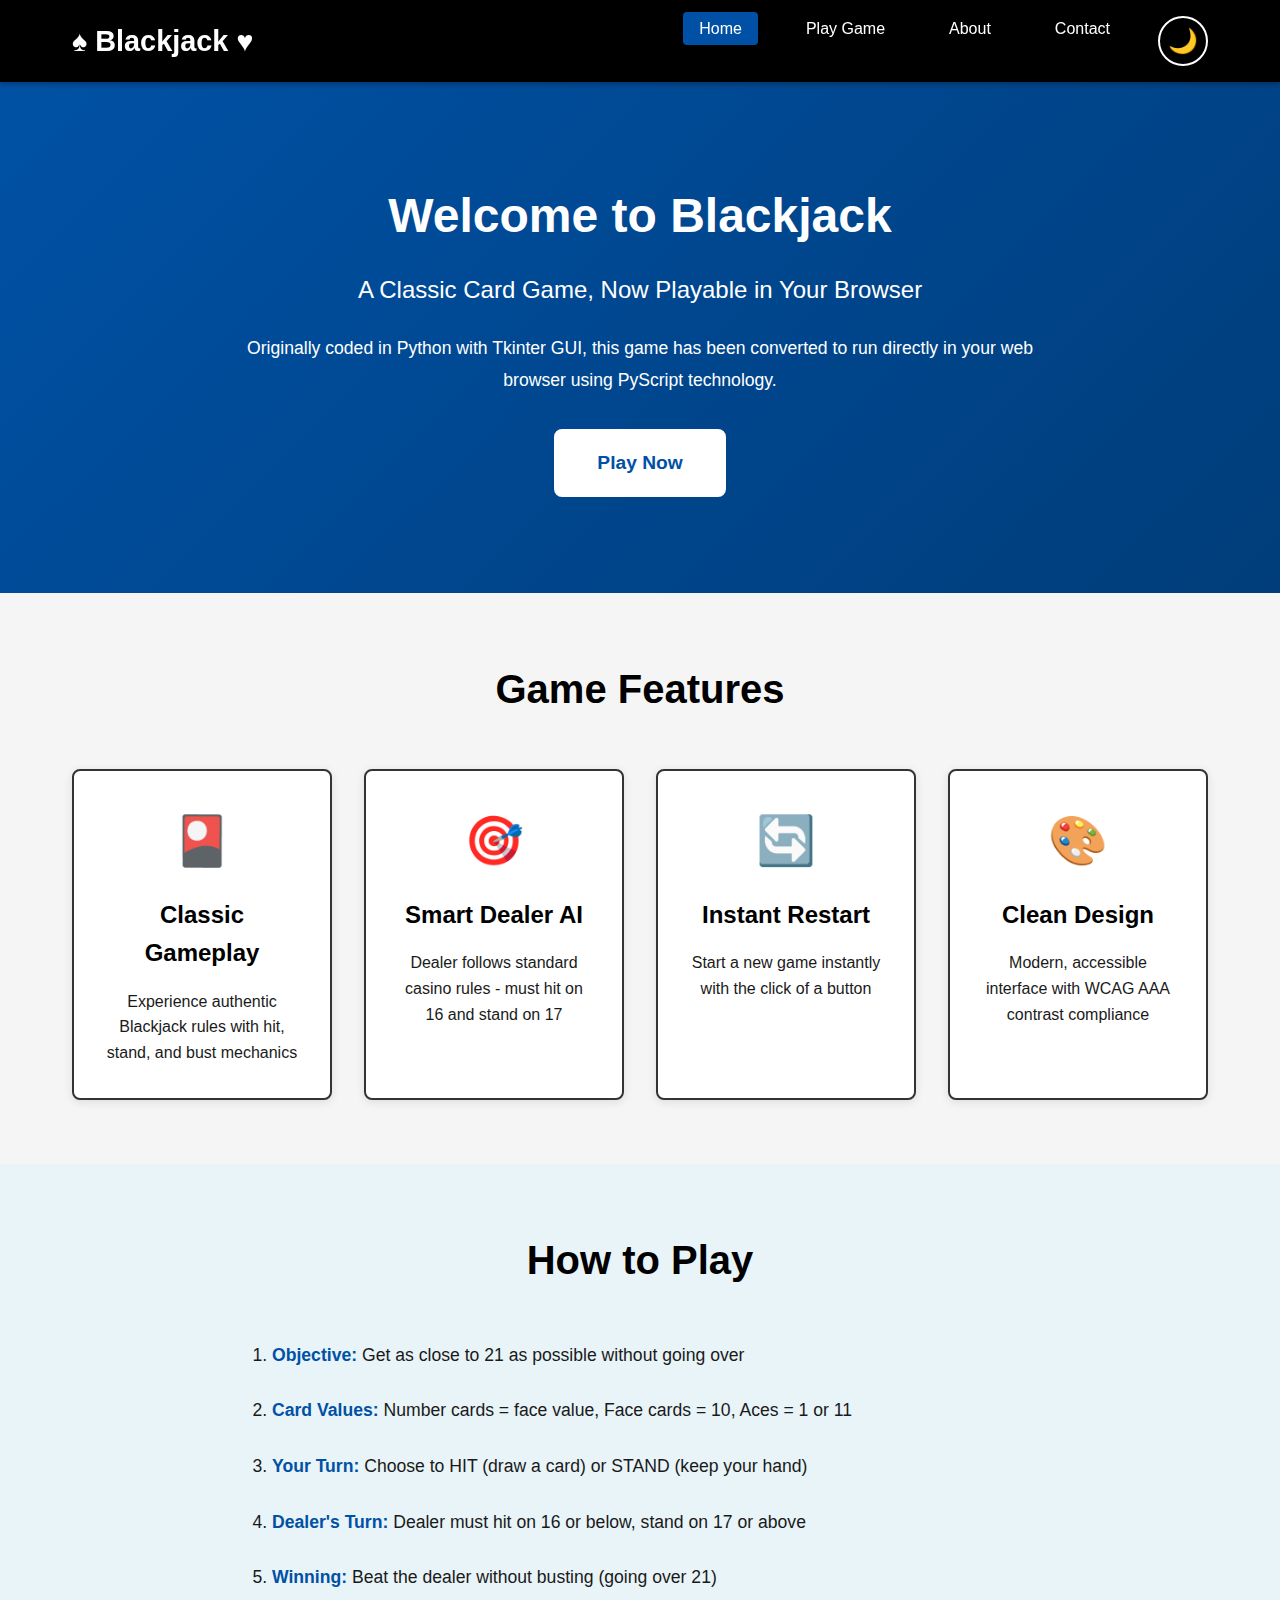
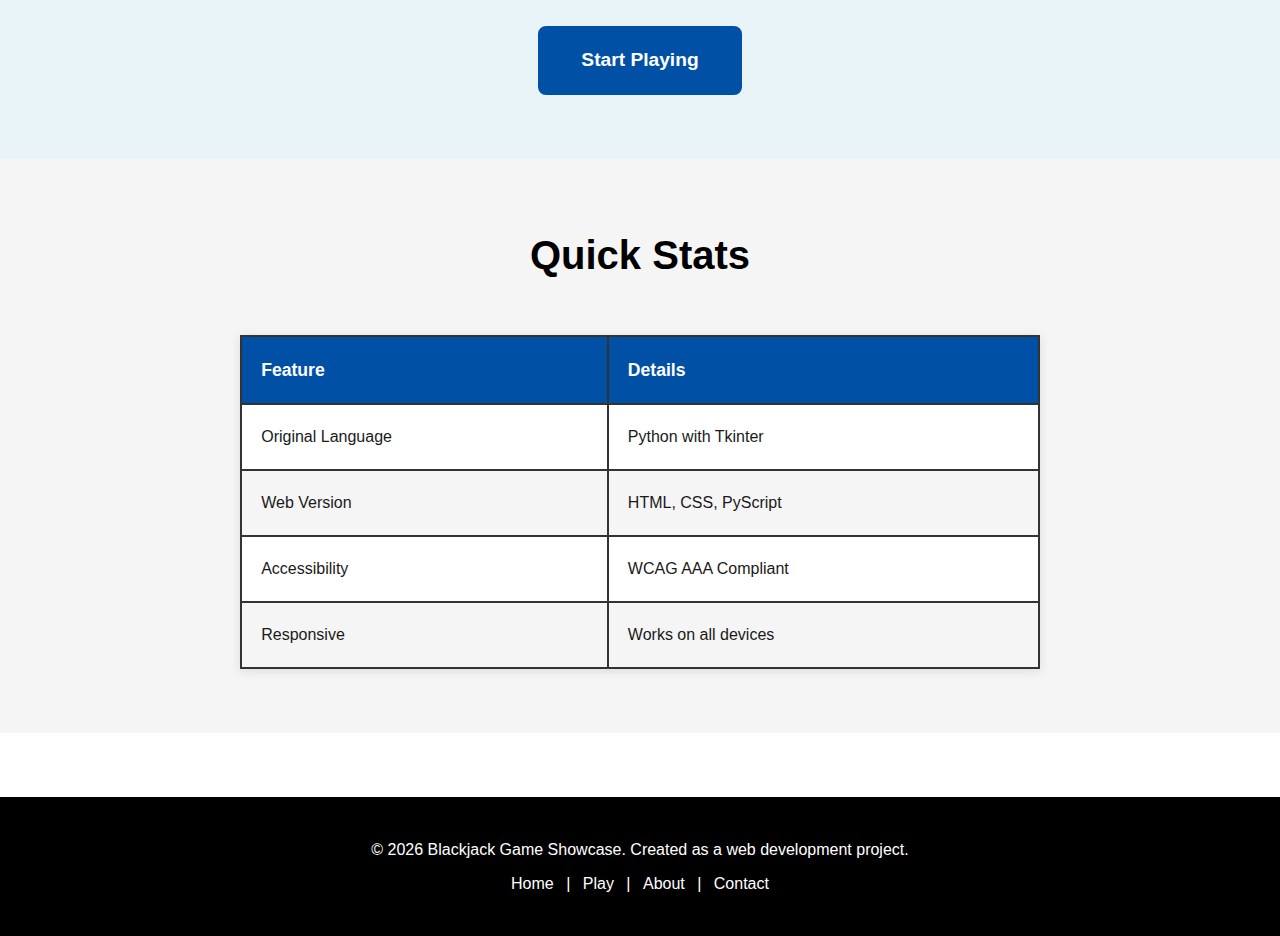
<file: index.html>
<!DOCTYPE html>
<html lang="en">
<head>
    <meta charset="UTF-8">
    <meta name="viewport" content="width=device-width, initial-scale=1.0">
    <meta name="description" content="Play Blackjack - A Python game converted to web using PyScript">
    <title>Blackjack Game Showcase</title>
    <link rel="stylesheet" href="style.css">
</head>
<body>
    <!-- Navigation Bar -->
    <nav class="navbar">
        <div class="nav-container">
            <h1 class="logo">♠ Blackjack ♥</h1>
            <ul class="nav-menu">
                <li><a href="index.html" class="active">Home</a></li>
                <li><a href="game.html">Play Game</a></li>
                <li><a href="about.html">About</a></li>
                <li><a href="contact.html">Contact</a></li>
                <li><button id="theme-toggle" class="theme-toggle" aria-label="Toggle dark mode">🌙</button></li>
            </ul>
        </div>
    </nav>

    <!-- Hero Section -->
    <section class="hero">
        <div class="hero-content">
            <h2 class="hero-title">Welcome to Blackjack</h2>
            <p class="hero-subtitle">A Classic Card Game, Now Playable in Your Browser</p>
            <p class="hero-description">
                Originally coded in Python with Tkinter GUI, this game has been converted 
                to run directly in your web browser using PyScript technology.
            </p>
            <a href="game.html" class="cta-button">Play Now</a>
        </div>
    </section>

    <!-- Features Section -->
    <section class="features">
        <div class="container">
            <h2 class="section-title">Game Features</h2>
            <div class="feature-grid">
                <div class="feature-card">
                    <div class="feature-icon">🎴</div>
                    <h3>Classic Gameplay</h3>
                    <p>Experience authentic Blackjack rules with hit, stand, and bust mechanics</p>
                </div>
                <div class="feature-card">
                    <div class="feature-icon">🎯</div>
                    <h3>Smart Dealer AI</h3>
                    <p>Dealer follows standard casino rules - must hit on 16 and stand on 17</p>
                </div>
                <div class="feature-card">
                    <div class="feature-icon">🔄</div>
                    <h3>Instant Restart</h3>
                    <p>Start a new game instantly with the click of a button</p>
                </div>
                <div class="feature-card">
                    <div class="feature-icon">🎨</div>
                    <h3>Clean Design</h3>
                    <p>Modern, accessible interface with WCAG AAA contrast compliance</p>
                </div>
            </div>
        </div>
    </section>

    <!-- How to Play Section -->
    <section class="how-to-play">
        <div class="container">
            <h2 class="section-title">How to Play</h2>
            <ol class="instructions-list">
                <li>
                    <strong>Objective:</strong> Get as close to 21 as possible without going over
                </li>
                <li>
                    <strong>Card Values:</strong> Number cards = face value, Face cards = 10, Aces = 1 or 11
                </li>
                <li>
                    <strong>Your Turn:</strong> Choose to HIT (draw a card) or STAND (keep your hand)
                </li>
                <li>
                    <strong>Dealer's Turn:</strong> Dealer must hit on 16 or below, stand on 17 or above
                </li>
                <li>
                    <strong>Winning:</strong> Beat the dealer without busting (going over 21)
                </li>
            </ol>
            <div class="play-button-container">
                <a href="game.html" class="secondary-button">Start Playing</a>
            </div>
        </div>
    </section>

    <!-- Stats Section -->
    <section class="stats">
        <div class="container">
            <h2 class="section-title">Quick Stats</h2>
            <table class="stats-table">
                <thead>
                    <tr>
                        <th>Feature</th>
                        <th>Details</th>
                    </tr>
                </thead>
                <tbody>
                    <tr>
                        <td>Original Language</td>
                        <td>Python with Tkinter</td>
                    </tr>
                    <tr>
                        <td>Web Version</td>
                        <td>HTML, CSS, PyScript</td>
                    </tr>
                    <tr>
                        <td>Accessibility</td>
                        <td>WCAG AAA Compliant</td>
                    </tr>
                    <tr>
                        <td>Responsive</td>
                        <td>Works on all devices</td>
                    </tr>
                </tbody>
            </table>
        </div>
    </section>

    <!-- Footer -->
    <footer class="footer">
        <div class="container">
            <p>&copy; 2024 Blackjack Game Showcase. Created as a web development project.</p>
            <p>
                <a href="index.html">Home</a> | 
                <a href="game.html">Play</a> | 
                <a href="about.html">About</a> | 
                <a href="contact.html">Contact</a>
            </p>
        </div>
    </footer>

    <script src="script.js"></script>
</body>
</html>
</file>
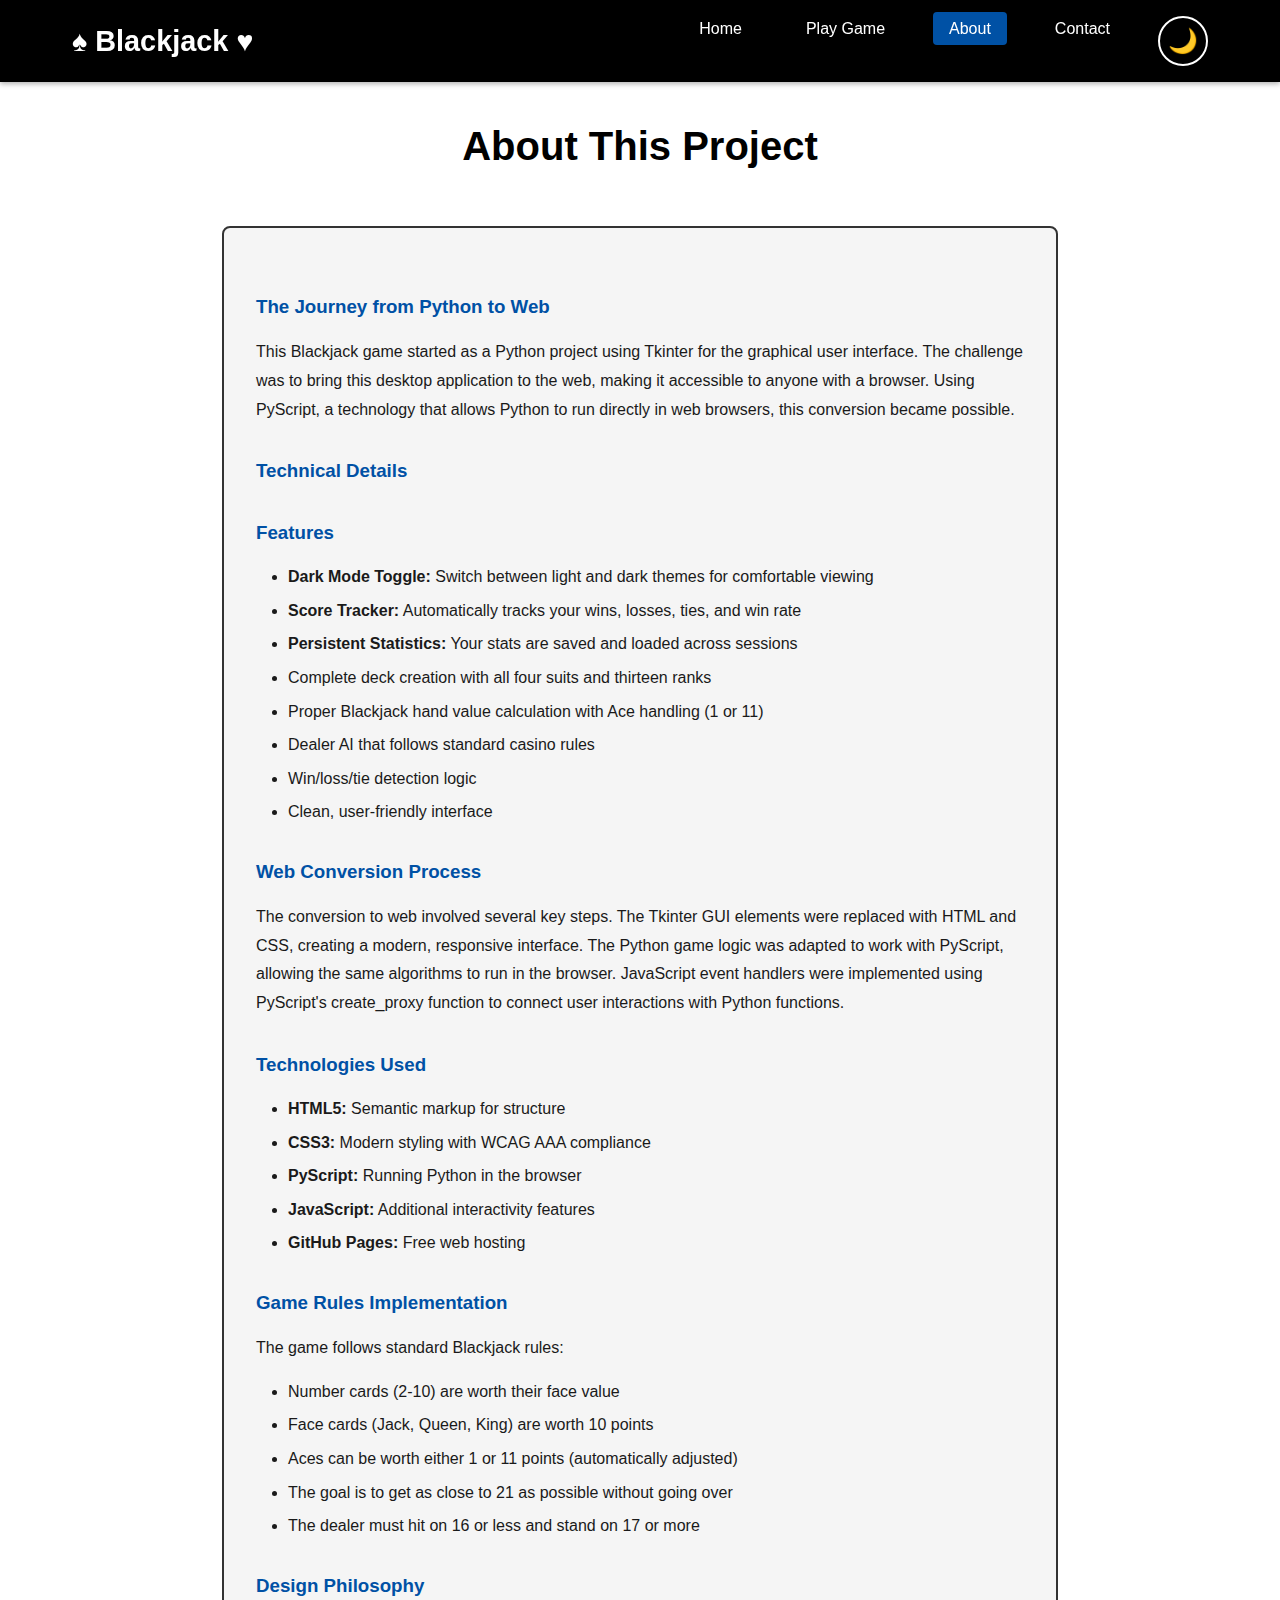
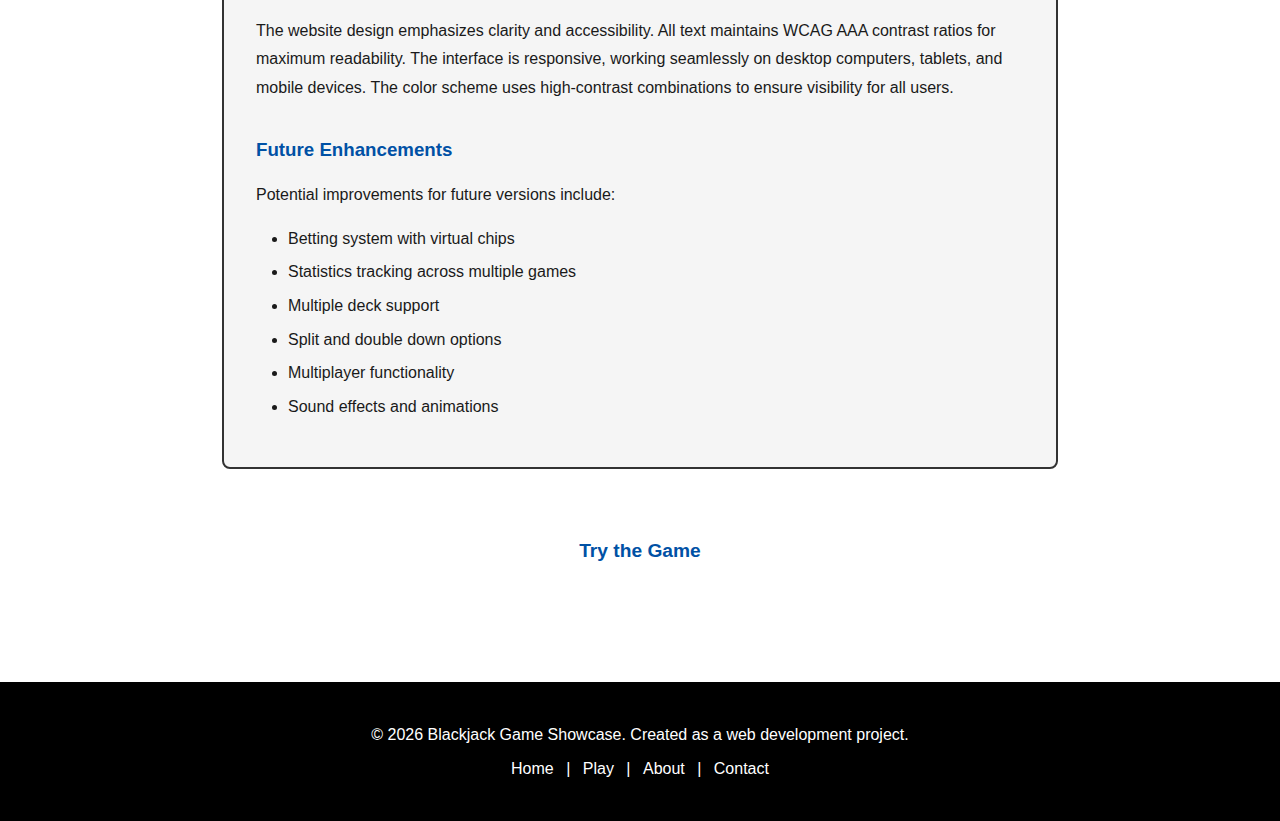
<file: about.html>
<!DOCTYPE html>
<html lang="en">
<head>
    <meta charset="UTF-8">
    <meta name="viewport" content="width=device-width, initial-scale=1.0">
    <title>About - Blackjack Game</title>
    <link rel="stylesheet" href="style.css">
</head>
<body>
    <!-- Navigation Bar -->
    <nav class="navbar">
        <div class="nav-container">
            <h1 class="logo">♠ Blackjack ♥</h1>
            <ul class="nav-menu">
                <li><a href="index.html">Home</a></li>
                <li><a href="game.html">Play Game</a></li>
                <li><a href="about.html" class="active">About</a></li>
                <li><a href="contact.html">Contact</a></li>
                <li><button id="theme-toggle" class="theme-toggle" aria-label="Toggle dark mode">🌙</button></li>
            </ul>
        </div>
    </nav>

    <!-- About Section -->
    <section class="about-section">
        <h2 class="section-title">About This Project</h2>
        
        <div class="about-content">
            <h3>The Journey from Python to Web</h3>
            <p>
                This Blackjack game started as a Python project using Tkinter for the graphical 
                user interface. The challenge was to bring this desktop application to the web, 
                making it accessible to anyone with a browser. Using PyScript, a technology that 
                allows Python to run directly in web browsers, this conversion became possible.
            </p>

            <h3>Technical Details</h3>
            <h3>Features</h3>
            <ul>
                <li><strong>Dark Mode Toggle:</strong> Switch between light and dark themes for comfortable viewing</li>
                <li><strong>Score Tracker:</strong> Automatically tracks your wins, losses, ties, and win rate</li>
                <li><strong>Persistent Statistics:</strong> Your stats are saved and loaded across sessions</li>
                <li>Complete deck creation with all four suits and thirteen ranks</li>
                <li>Proper Blackjack hand value calculation with Ace handling (1 or 11)</li>
                <li>Dealer AI that follows standard casino rules</li>
                <li>Win/loss/tie detection logic</li>
                <li>Clean, user-friendly interface</li>
            </ul>

            <h3>Web Conversion Process</h3>
            <p>
                The conversion to web involved several key steps. The Tkinter GUI elements were 
                replaced with HTML and CSS, creating a modern, responsive interface. The Python 
                game logic was adapted to work with PyScript, allowing the same algorithms to run 
                in the browser. JavaScript event handlers were implemented using PyScript's 
                create_proxy function to connect user interactions with Python functions.
            </p>

            <h3>Technologies Used</h3>
            <ul>
                <li><strong>HTML5:</strong> Semantic markup for structure</li>
                <li><strong>CSS3:</strong> Modern styling with WCAG AAA compliance</li>
                <li><strong>PyScript:</strong> Running Python in the browser</li>
                <li><strong>JavaScript:</strong> Additional interactivity features</li>
                <li><strong>GitHub Pages:</strong> Free web hosting</li>
            </ul>

            <h3>Game Rules Implementation</h3>
            <p>The game follows standard Blackjack rules:</p>
            <ul>
                <li>Number cards (2-10) are worth their face value</li>
                <li>Face cards (Jack, Queen, King) are worth 10 points</li>
                <li>Aces can be worth either 1 or 11 points (automatically adjusted)</li>
                <li>The goal is to get as close to 21 as possible without going over</li>
                <li>The dealer must hit on 16 or less and stand on 17 or more</li>
            </ul>

            <h3>Design Philosophy</h3>
            <p>
                The website design emphasizes clarity and accessibility. All text maintains WCAG 
                AAA contrast ratios for maximum readability. The interface is responsive, working 
                seamlessly on desktop computers, tablets, and mobile devices. The color scheme 
                uses high-contrast combinations to ensure visibility for all users.
            </p>

            <h3>Future Enhancements</h3>
            <p>Potential improvements for future versions include:</p>
            <ul>
                <li>Betting system with virtual chips</li>
                <li>Statistics tracking across multiple games</li>
                <li>Multiple deck support</li>
                <li>Split and double down options</li>
                <li>Multiplayer functionality</li>
                <li>Sound effects and animations</li>
            </ul>
        </div>

        <div style="text-align: center; margin-top: 3rem;">
            <a href="game.html" class="cta-button">Try the Game</a>
        </div>
    </section>

    <!-- Footer -->
    <footer class="footer">
        <div class="container">
            <p>&copy; 2024 Blackjack Game Showcase. Created as a web development project.</p>
            <p>
                <a href="index.html">Home</a> | 
                <a href="game.html">Play</a> | 
                <a href="about.html">About</a> | 
                <a href="contact.html">Contact</a>
            </p>
        </div>
    </footer>

    <script src="script.js"></script>
</body>
</html>
</file>
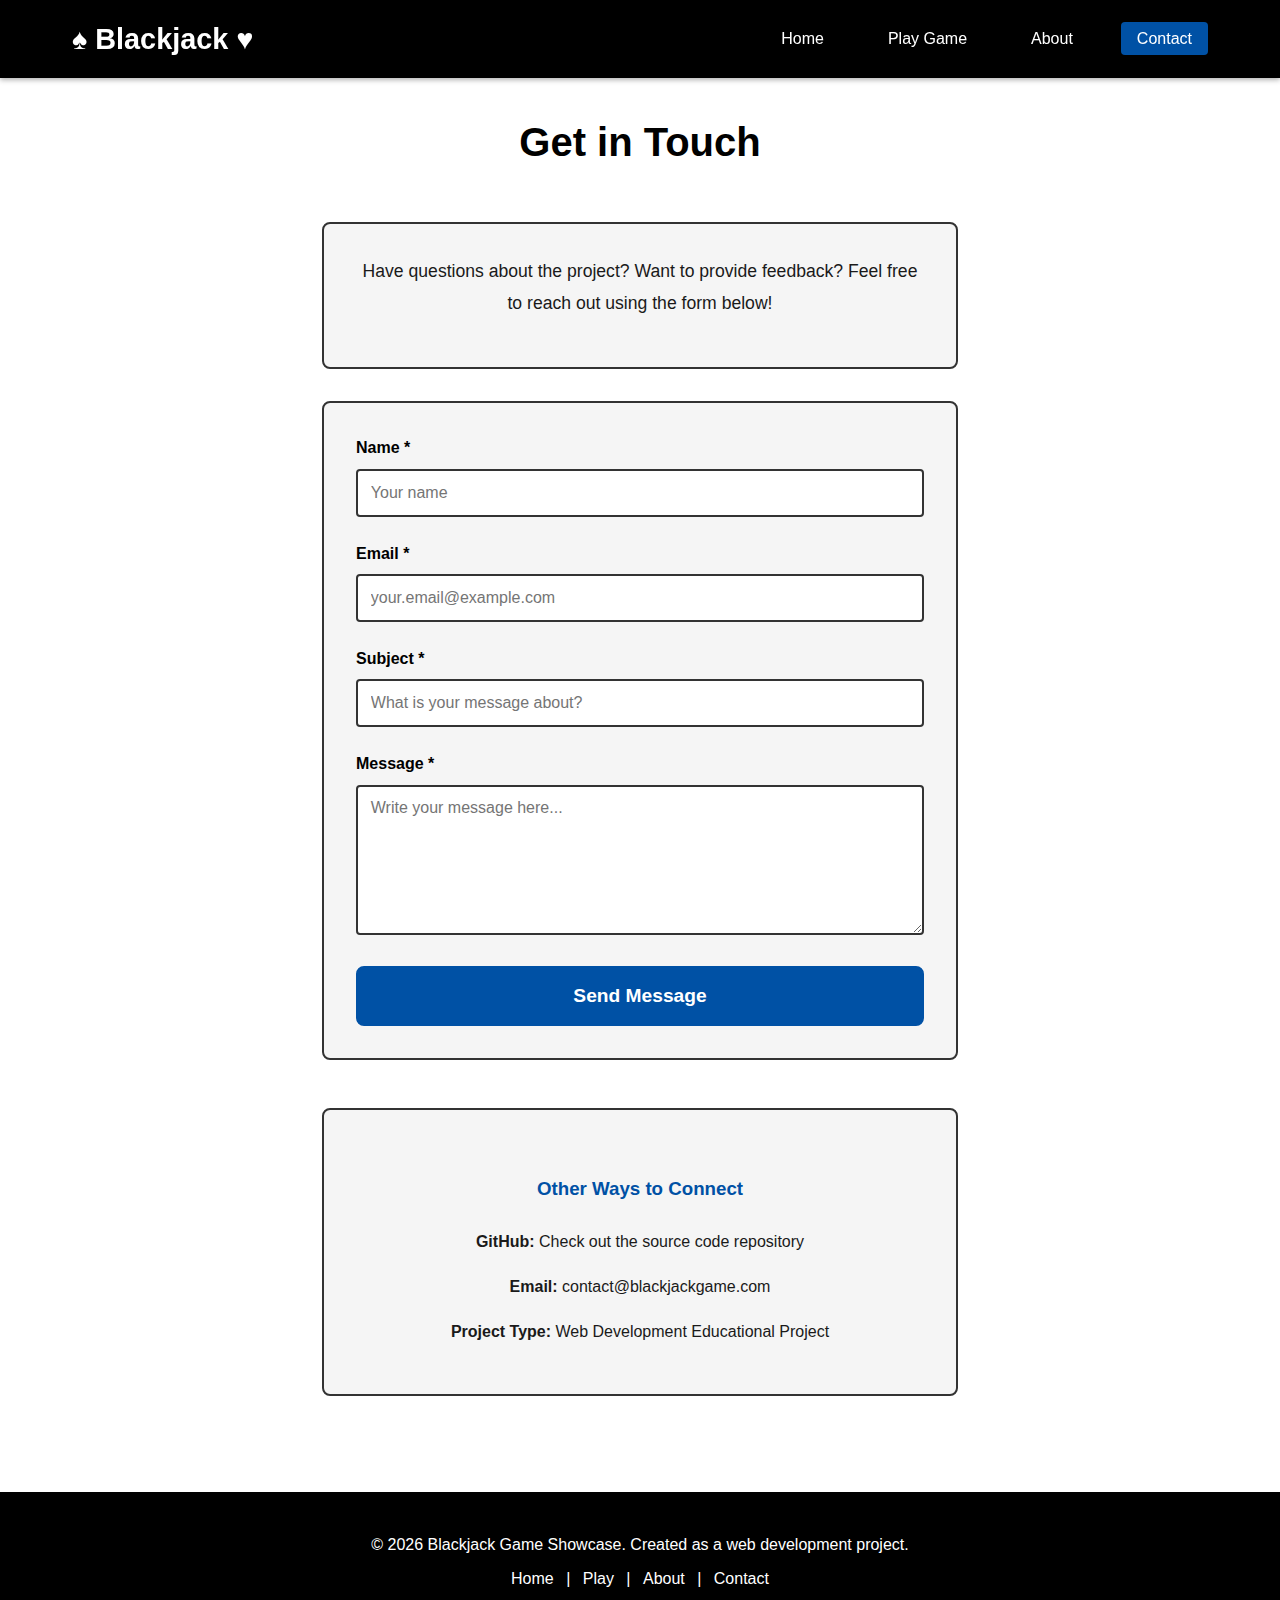
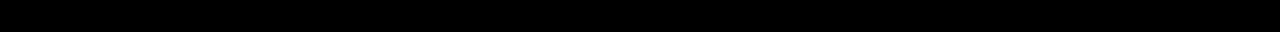
<file: contact.html>
<!DOCTYPE html>
<html lang="en">
<head>
    <meta charset="UTF-8">
    <meta name="viewport" content="width=device-width, initial-scale=1.0">
    <title>Contact - Blackjack Game</title>
    <link rel="stylesheet" href="style.css">
</head>
<body>
    <!-- Navigation Bar -->
    <nav class="navbar">
        <div class="nav-container">
            <h1 class="logo">♠ Blackjack ♥</h1>
            <ul class="nav-menu">
                <li><a href="index.html">Home</a></li>
                <li><a href="game.html">Play Game</a></li>
                <li><a href="about.html">About</a></li>
                <li><a href="contact.html" class="active">Contact</a></li>
            </ul>
        </div>
    </nav>

    <!-- Contact Section -->
    <section class="contact-section">
        <h2 class="section-title">Get in Touch</h2>
        
        <div class="about-content" style="max-width: 700px; margin: 0 auto 2rem;">
            <p style="text-align: center; font-size: 1.1rem;">
                Have questions about the project? Want to provide feedback? 
                Feel free to reach out using the form below!
            </p>
        </div>

        <form id="contact-form" class="contact-form">
            <div class="form-group">
                <label for="name">Name *</label>
                <input 
                    type="text" 
                    id="name" 
                    name="name" 
                    required 
                    placeholder="Your name"
                    aria-label="Your name"
                >
            </div>

            <div class="form-group">
                <label for="email">Email *</label>
                <input 
                    type="email" 
                    id="email" 
                    name="email" 
                    required 
                    placeholder="your.email@example.com"
                    aria-label="Your email address"
                >
            </div>

            <div class="form-group">
                <label for="subject">Subject *</label>
                <input 
                    type="text" 
                    id="subject" 
                    name="subject" 
                    required 
                    placeholder="What is your message about?"
                    aria-label="Message subject"
                >
            </div>

            <div class="form-group">
                <label for="message">Message *</label>
                <textarea 
                    id="message" 
                    name="message" 
                    required 
                    placeholder="Write your message here..."
                    aria-label="Your message"
                ></textarea>
            </div>

            <button type="submit" class="submit-button">Send Message</button>
        </form>

        <div id="form-response" style="margin-top: 2rem; text-align: center; font-size: 1.1rem;"></div>

        <!-- Alternative Contact Methods -->
        <div class="about-content" style="max-width: 700px; margin: 3rem auto 0;">
            <h3 style="text-align: center;">Other Ways to Connect</h3>
            <div style="text-align: center; margin-top: 1.5rem;">
                <p><strong>GitHub:</strong> Check out the source code repository</p>
                <p><strong>Email:</strong> contact@blackjackgame.com</p>
                <p><strong>Project Type:</strong> Web Development Educational Project</p>
            </div>
        </div>
    </section>

    <!-- Footer -->
    <footer class="footer">
        <div class="container">
            <p>&copy; 2024 Blackjack Game Showcase. Created as a web development project.</p>
            <p>
                <a href="index.html">Home</a> | 
                <a href="game.html">Play</a> | 
                <a href="about.html">About</a> | 
                <a href="contact.html">Contact</a>
            </p>
        </div>
    </footer>

    <script src="script.js"></script>
</body>
</html>
</file>
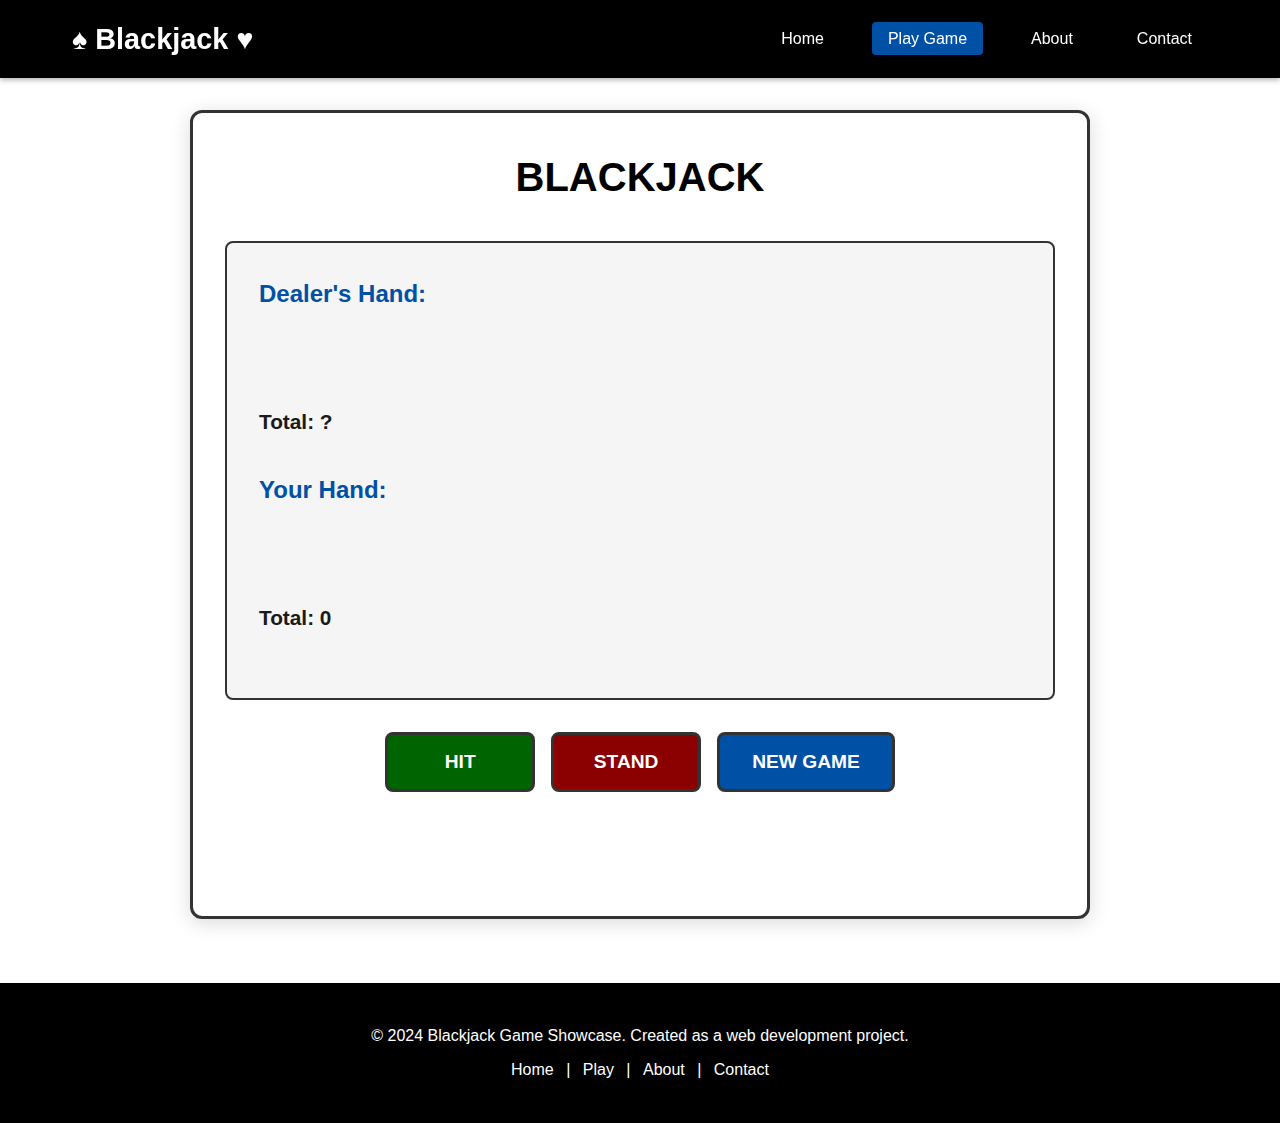
<file: game.html>
<!DOCTYPE html>
<html lang="en">
<head>
    <meta charset="UTF-8">
    <meta name="viewport" content="width=device-width, initial-scale=1.0">
    <title>Play Blackjack</title>
    <link rel="stylesheet" href="style.css">
    <link rel="stylesheet" href="https://pyscript.net/releases/2024.1.1/core.css">
    <script type="module" src="https://pyscript.net/releases/2024.1.1/core.js"></script>
</head>
<body>
    <!-- Navigation Bar -->
    <nav class="navbar">
        <div class="nav-container">
            <h1 class="logo">♠ Blackjack ♥</h1>
            <ul class="nav-menu">
                <li><a href="index.html">Home</a></li>
                <li><a href="game.html" class="active">Play Game</a></li>
                <li><a href="about.html">About</a></li>
                <li><a href="contact.html">Contact</a></li>
            </ul>
        </div>
    </nav>

    <!-- Game Container -->
    <div class="game-container">
        <h2 class="game-title">BLACKJACK</h2>
        
        <div class="game-area">
            <!-- Dealer's Hand -->
            <div class="hand-section">
                <h3 class="hand-title">Dealer's Hand:</h3>
                <div id="dealer-cards" class="cards-display"></div>
                <div id="dealer-total" class="total-display">Total: ?</div>
            </div>

            <!-- Player's Hand -->
            <div class="hand-section">
                <h3 class="hand-title">Your Hand:</h3>
                <div id="player-cards" class="cards-display"></div>
                <div id="player-total" class="total-display">Total: 0</div>
            </div>
        </div>

        <!-- Game Controls -->
        <div class="game-controls">
            <button id="hit-btn" class="game-button hit">HIT</button>
            <button id="stand-btn" class="game-button stand">STAND</button>
            <button id="new-game-btn" class="game-button new-game">NEW GAME</button>
        </div>

        <!-- Game Message -->
        <div id="game-message" class="game-message"></div>
    </div>

    <script type="py" config="pyscript.json">
import random
from js import document
from pyodide.ffi import create_proxy

# Game state
deck = []
player_hand = []
dealer_hand = []
game_over = False

def create_deck():
    """Create a standard deck of cards"""
    suits = ['♠', '♥', '♦', '♣']
    ranks = ['2', '3', '4', '5', '6', '7', '8', '9', '10', 'J', 'Q', 'K', 'A']
    new_deck = []
    for suit in suits:
        for rank in ranks:
            new_deck.append(rank + suit)
    return new_deck

def calculate_hand_value(hand):
    """Calculate the value of a hand"""
    total = 0
    ace_count = 0
    
    for card in hand:
        rank = card[:-1]  # Remove suit symbol
        
        if rank == 'A':
            total += 11
            ace_count += 1
        elif rank in ['K', 'Q', 'J']:
            total += 10
        else:
            total += int(rank)
    
    # Adjust for aces
    while total > 21 and ace_count > 0:
        total -= 10
        ace_count -= 1
    
    return total

def update_display(hide_dealer=False):
    """Update the card display"""
    # Player's cards
    player_cards_text = "  ".join(player_hand)
    document.getElementById("player-cards").innerHTML = player_cards_text
    player_total = calculate_hand_value(player_hand)
    document.getElementById("player-total").innerHTML = f"Total: {player_total}"
    
    # Dealer's cards
    if hide_dealer:
        dealer_cards_text = f"{dealer_hand[0]}  ??"
        document.getElementById("dealer-cards").innerHTML = dealer_cards_text
        document.getElementById("dealer-total").innerHTML = "Total: ?"
    else:
        dealer_cards_text = "  ".join(dealer_hand)
        document.getElementById("dealer-cards").innerHTML = dealer_cards_text
        dealer_total = calculate_hand_value(dealer_hand)
        document.getElementById("dealer-total").innerHTML = f"Total: {dealer_total}"

def new_game(event=None):
    """Start a new game"""
    global deck, player_hand, dealer_hand, game_over
    
    deck = create_deck()
    random.shuffle(deck)
    player_hand = []
    dealer_hand = []
    game_over = False
    
    # Deal initial cards
    player_hand.append(deck.pop())
    player_hand.append(deck.pop())
    dealer_hand.append(deck.pop())
    dealer_hand.append(deck.pop())
    
    # Enable buttons
    document.getElementById("hit-btn").disabled = False
    document.getElementById("stand-btn").disabled = False
    
    # Clear message
    message_elem = document.getElementById("game-message")
    message_elem.innerHTML = "Make your move!"
    message_elem.className = "game-message"
    
    # Update display
    update_display(hide_dealer=True)

def hit(event):
    """Player chooses to hit"""
    global game_over
    
    if game_over:
        return
    
    # Draw a card
    player_hand.append(deck.pop())
    update_display(hide_dealer=True)
    
    player_total = calculate_hand_value(player_hand)
    
    if player_total > 21:
        game_over = True
        message_elem = document.getElementById("game-message")
        message_elem.innerHTML = "BUST! You lose! 💥"
        message_elem.className = "game-message lose"
        document.getElementById("hit-btn").disabled = True
        document.getElementById("stand-btn").disabled = True
    elif player_total == 21:
        stand(None)

def stand(event):
    """Player chooses to stand"""
    global game_over
    
    if game_over:
        return
    
    game_over = True
    document.getElementById("hit-btn").disabled = True
    document.getElementById("stand-btn").disabled = True
    
    # Reveal dealer's hand
    update_display(hide_dealer=False)
    
    # Dealer draws until 17 or higher
    while calculate_hand_value(dealer_hand) < 17:
        dealer_hand.append(deck.pop())
        update_display(hide_dealer=False)
    
    # Determine winner
    player_total = calculate_hand_value(player_hand)
    dealer_total = calculate_hand_value(dealer_hand)
    
    message_elem = document.getElementById("game-message")
    
    if dealer_total > 21:
        message_elem.innerHTML = "Dealer busts! You WIN! 🎉"
        message_elem.className = "game-message win"
    elif dealer_total > player_total:
        message_elem.innerHTML = "Dealer wins! 😞"
        message_elem.className = "game-message lose"
    elif player_total > dealer_total:
        message_elem.innerHTML = "You WIN! 🎉"
        message_elem.className = "game-message win"
    else:
        message_elem.innerHTML = "PUSH! It's a tie! 🤝"
        message_elem.className = "game-message tie"

# Set up event listeners
hit_proxy = create_proxy(hit)
stand_proxy = create_proxy(stand)
new_game_proxy = create_proxy(new_game)

document.getElementById("hit-btn").addEventListener("click", hit_proxy)
document.getElementById("stand-btn").addEventListener("click", stand_proxy)
document.getElementById("new-game-btn").addEventListener("click", new_game_proxy)

# Start the first game
new_game()
    </script>

    <!-- Footer -->
    <footer class="footer">
        <div class="container">
            <p>&copy; 2024 Blackjack Game Showcase. Created as a web development project.</p>
            <p>
                <a href="index.html">Home</a> | 
                <a href="game.html">Play</a> | 
                <a href="about.html">About</a> | 
                <a href="contact.html">Contact</a>
            </p>
        </div>
    </footer>
</body>
</html>
</file>
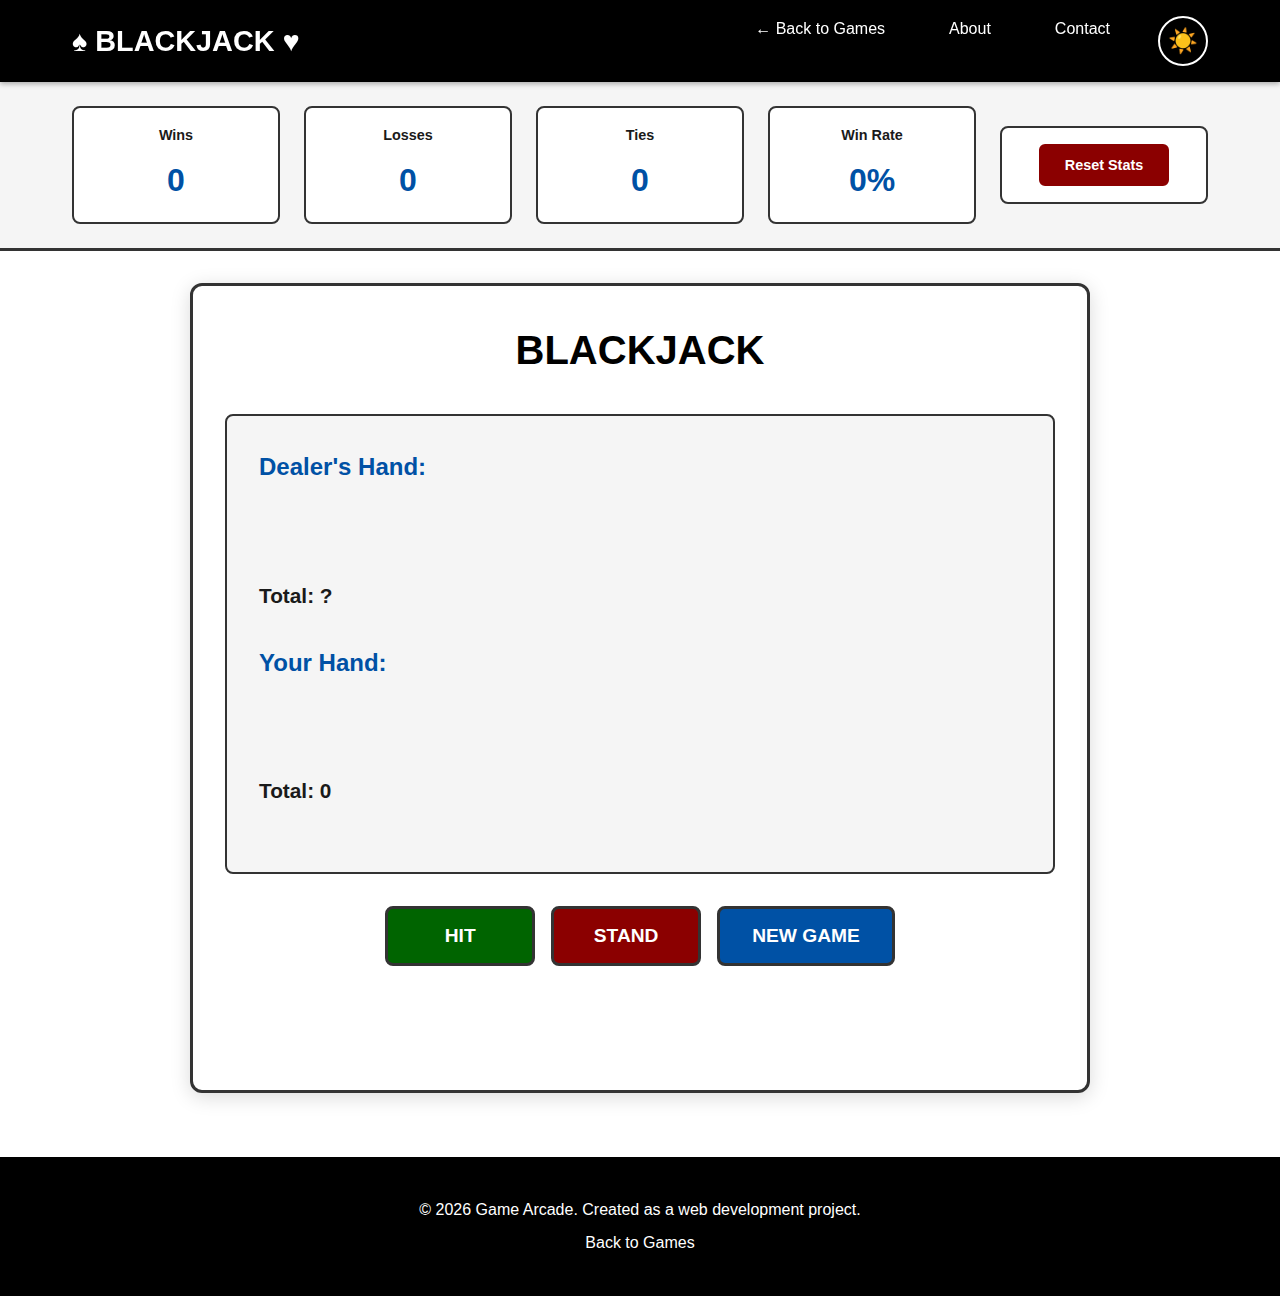
<file: games/blackjack.html>
<!DOCTYPE html>
<html lang="en">
<head>
    <meta charset="UTF-8">
    <meta name="viewport" content="width=device-width, initial-scale=1.0">
    <title>Blackjack - Game Arcade</title>
    <link rel="stylesheet" href="../style.css">
    <link rel="stylesheet" href="https://pyscript.net/releases/2024.1.1/core.css">
    <script type="module" src="https://pyscript.net/releases/2024.1.1/core.js"></script>
</head>
<body>
    <!-- Navigation Bar -->
    <nav class="navbar">
        <div class="nav-container">
            <h1 class="logo">♠ BLACKJACK ♥</h1>
            <ul class="nav-menu">
                <li><a href="../index.html">← Back to Games</a></li>
                <li><a href="../about.html">About</a></li>
                <li><a href="../contact.html">Contact</a></li>
                <li><button id="theme-toggle" class="theme-toggle" aria-label="Toggle dark mode">☀️</button></li>
            </ul>
        </div>
    </nav>

    <!-- Score Tracker -->
    <div class="score-tracker">
        <div class="container">
            <div class="score-grid">
                <div class="score-item">
                    <span class="score-label">Wins</span>
                    <span id="wins-count" class="score-value">0</span>
                </div>
                <div class="score-item">
                    <span class="score-label">Losses</span>
                    <span id="losses-count" class="score-value">0</span>
                </div>
                <div class="score-item">
                    <span class="score-label">Ties</span>
                    <span id="ties-count" class="score-value">0</span>
                </div>
                <div class="score-item">
                    <span class="score-label">Win Rate</span>
                    <span id="win-rate" class="score-value">0%</span>
                </div>
                <div class="score-item">
                    <button id="reset-stats" class="reset-button">Reset Stats</button>
                </div>
            </div>
        </div>
    </div>

    <!-- Game Container -->
    <div class="game-container">
        <h2 class="game-title">BLACKJACK</h2>
        
        <div class="game-area">
            <!-- Dealer's Hand -->
            <div class="hand-section">
                <h3 class="hand-title">Dealer's Hand:</h3>
                <div id="dealer-cards" class="cards-display"></div>
                <div id="dealer-total" class="total-display">Total: ?</div>
            </div>

            <!-- Player's Hand -->
            <div class="hand-section">
                <h3 class="hand-title">Your Hand:</h3>
                <div id="player-cards" class="cards-display"></div>
                <div id="player-total" class="total-display">Total: 0</div>
            </div>
        </div>

        <!-- Game Controls -->
        <div class="game-controls">
            <button id="hit-btn" class="game-button hit">HIT</button>
            <button id="stand-btn" class="game-button stand">STAND</button>
            <button id="new-game-btn" class="game-button new-game">NEW GAME</button>
        </div>

        <!-- Game Message -->
        <div id="game-message" class="game-message"></div>
    </div>

    <script type="py" config="../pyscript.json">
import random
from js import document, localStorage

# Game state
deck = []
player_hand = []
dealer_hand = []
game_over = False

# Load stats from localStorage
def load_stats():
    try:
        wins = int(localStorage.getItem('blackjack_wins') or '0')
        losses = int(localStorage.getItem('blackjack_losses') or '0')
        ties = int(localStorage.getItem('blackjack_ties') or '0')
        return wins, losses, ties
    except:
        return 0, 0, 0

def save_stats(wins, losses, ties):
    localStorage.setItem('blackjack_wins', str(wins))
    localStorage.setItem('blackjack_losses', str(losses))
    localStorage.setItem('blackjack_ties', str(ties))

def update_stats_display():
    wins, losses, ties = load_stats()
    document.getElementById('wins-count').innerHTML = str(wins)
    document.getElementById('losses-count').innerHTML = str(losses)
    document.getElementById('ties-count').innerHTML = str(ties)
    
    total_games = wins + losses
    if total_games > 0:
        win_rate = round((wins / total_games) * 100)
        document.getElementById('win-rate').innerHTML = f"{win_rate}%"
    else:
        document.getElementById('win-rate').innerHTML = "0%"

def record_result(result):
    wins, losses, ties = load_stats()
    if result == 'win':
        wins += 1
    elif result == 'loss':
        losses += 1
    elif result == 'tie':
        ties += 1
    save_stats(wins, losses, ties)
    update_stats_display()

def create_deck():
    """Create a standard deck of cards"""
    suits = ['♠', '♥', '♦', '♣']
    ranks = ['2', '3', '4', '5', '6', '7', '8', '9', '10', 'J', 'Q', 'K', 'A']
    new_deck = []
    for suit in suits:
        for rank in ranks:
            new_deck.append(rank + suit)
    return new_deck

def calculate_hand_value(hand):
    """Calculate the value of a hand"""
    total = 0
    ace_count = 0
    
    for card in hand:
        rank = card[:-1]
        
        if rank == 'A':
            total += 11
            ace_count += 1
        elif rank in ['K', 'Q', 'J']:
            total += 10
        else:
            total += int(rank)
    
    while total > 21 and ace_count > 0:
        total -= 10
        ace_count -= 1
    
    return total

def update_display(hide_dealer=False):
    """Update the card display"""
    player_cards_text = "  ".join(player_hand)
    document.getElementById("player-cards").innerHTML = player_cards_text
    player_total = calculate_hand_value(player_hand)
    document.getElementById("player-total").innerHTML = f"Total: {player_total}"
    
    if hide_dealer:
        dealer_cards_text = f"{dealer_hand[0]}  ??"
        document.getElementById("dealer-cards").innerHTML = dealer_cards_text
        document.getElementById("dealer-total").innerHTML = "Total: ?"
    else:
        dealer_cards_text = "  ".join(dealer_hand)
        document.getElementById("dealer-cards").innerHTML = dealer_cards_text
        dealer_total = calculate_hand_value(dealer_hand)
        document.getElementById("dealer-total").innerHTML = f"Total: {dealer_total}"

def new_game(event=None):
    """Start a new game"""
    global deck, player_hand, dealer_hand, game_over
    
    deck = create_deck()
    random.shuffle(deck)
    player_hand = []
    dealer_hand = []
    game_over = False
    
    player_hand.append(deck.pop())
    player_hand.append(deck.pop())
    dealer_hand.append(deck.pop())
    dealer_hand.append(deck.pop())
    
    document.getElementById("hit-btn").disabled = False
    document.getElementById("stand-btn").disabled = False
    
    message_elem = document.getElementById("game-message")
    message_elem.innerHTML = "Make your move!"
    message_elem.className = "game-message"
    
    update_display(hide_dealer=True)

def hit(event):
    """Player chooses to hit"""
    global game_over
    
    if game_over:
        return
    
    player_hand.append(deck.pop())
    update_display(hide_dealer=True)
    
    player_total = calculate_hand_value(player_hand)
    
    if player_total > 21:
        game_over = True
        message_elem = document.getElementById("game-message")
        message_elem.innerHTML = "BUST! You lose! 💥"
        message_elem.className = "game-message lose"
        document.getElementById("hit-btn").disabled = True
        document.getElementById("stand-btn").disabled = True
        record_result('loss')
    elif player_total == 21:
        stand(None)

def stand(event):
    """Player chooses to stand"""
    global game_over
    
    if game_over:
        return
    
    game_over = True
    document.getElementById("hit-btn").disabled = True
    document.getElementById("stand-btn").disabled = True
    
    update_display(hide_dealer=False)
    
    while calculate_hand_value(dealer_hand) < 17:
        dealer_hand.append(deck.pop())
        update_display(hide_dealer=False)
    
    player_total = calculate_hand_value(player_hand)
    dealer_total = calculate_hand_value(dealer_hand)
    
    message_elem = document.getElementById("game-message")
    
    if dealer_total > 21:
        message_elem.innerHTML = "Dealer busts! You WIN! 🎉"
        message_elem.className = "game-message win"
        record_result('win')
    elif dealer_total > player_total:
        message_elem.innerHTML = "Dealer wins! 😞"
        message_elem.className = "game-message lose"
        record_result('loss')
    elif player_total > dealer_total:
        message_elem.innerHTML = "You WIN! 🎉"
        message_elem.className = "game-message win"
        record_result('win')
    else:
        message_elem.innerHTML = "PUSH! It's a tie! 🤝"
        message_elem.className = "game-message tie"
        record_result('tie')

# Set up event listeners
from pyodide.ffi import create_proxy

hit_proxy = create_proxy(hit)
stand_proxy = create_proxy(stand)
new_game_proxy = create_proxy(new_game)

document.getElementById("hit-btn").addEventListener("click", hit_proxy)
document.getElementById("stand-btn").addEventListener("click", stand_proxy)
document.getElementById("new-game-btn").addEventListener("click", new_game_proxy)

# Initialize stats display
update_stats_display()

# Start the first game
new_game()
    </script>

    <!-- Footer -->
    <footer class="footer">
        <div class="container">
            <p>&copy; 2024 Game Arcade. Created as a web development project.</p>
            <p><a href="../index.html">Back to Games</a></p>
        </div>
    </footer>

    <script src="../script.js"></script>
</body>
</html>
</file>
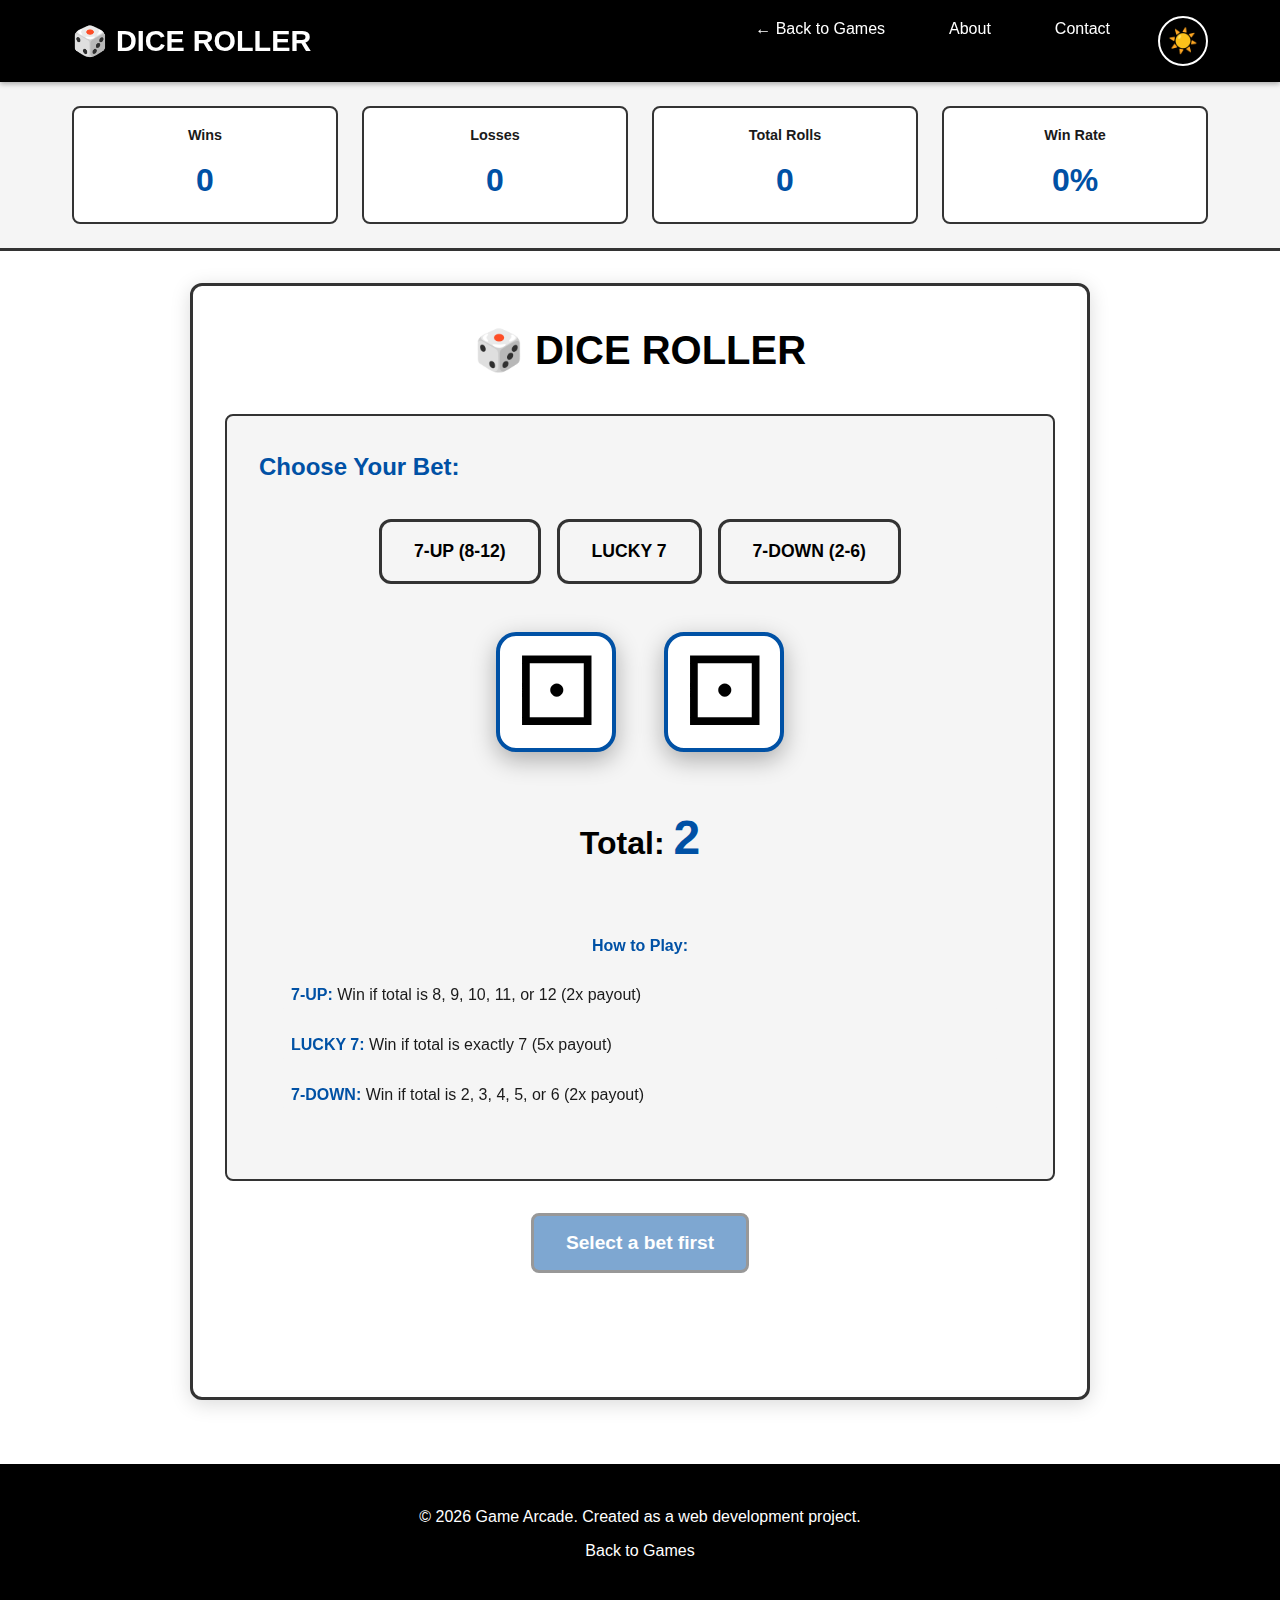
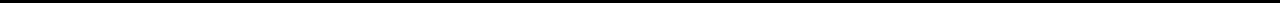
<file: games/dice.html>
<!DOCTYPE html>
<html lang="en">
<head>
    <meta charset="UTF-8">
    <meta name="viewport" content="width=device-width, initial-scale=1.0">
    <title>Dice Roller - Game Arcade</title>
    <link rel="stylesheet" href="../style.css">
</head>
<body>
    <!-- Navigation Bar -->
    <nav class="navbar">
        <div class="nav-container">
            <h1 class="logo">🎲 DICE ROLLER</h1>
            <ul class="nav-menu">
                <li><a href="../index.html">← Back to Games</a></li>
                <li><a href="../about.html">About</a></li>
                <li><a href="../contact.html">Contact</a></li>
                <li><button id="theme-toggle" class="theme-toggle" aria-label="Toggle dark mode">☀️</button></li>
            </ul>
        </div>
    </nav>

    <!-- Score Tracker -->
    <div class="score-tracker">
        <div class="container">
            <div class="score-grid">
                <div class="score-item">
                    <span class="score-label">Wins</span>
                    <span id="wins-count" class="score-value">0</span>
                </div>
                <div class="score-item">
                    <span class="score-label">Losses</span>
                    <span id="losses-count" class="score-value">0</span>
                </div>
                <div class="score-item">
                    <span class="score-label">Total Rolls</span>
                    <span id="rolls-count" class="score-value">0</span>
                </div>
                <div class="score-item">
                    <span class="score-label">Win Rate</span>
                    <span id="win-rate" class="score-value">0%</span>
                </div>
            </div>
        </div>
    </div>

    <!-- Game Container -->
    <div class="game-container">
        <h2 class="game-title">🎲 DICE ROLLER</h2>
        
        <div class="game-area">
            <h3 class="hand-title">Choose Your Bet:</h3>
            
            <!-- Betting Options -->
            <div class="bet-options">
                <button class="bet-option" data-bet="7-up">7-UP (8-12)</button>
                <button class="bet-option" data-bet="lucky-7">LUCKY 7</button>
                <button class="bet-option" data-bet="7-down">7-DOWN (2-6)</button>
            </div>

            <!-- Dice Display -->
            <div class="dice-container">
                <div class="dice" id="dice1">
                    <div class="dice-face">⚀</div>
                </div>
                <div class="dice" id="dice2">
                    <div class="dice-face">⚀</div>
                </div>
            </div>

            <div class="total-display">
                Total: <span id="dice-total">2</span>
            </div>

            <!-- Rules -->
            <div class="rules-box">
                <h4>How to Play:</h4>
                <ul>
                    <li><strong>7-UP:</strong> Win if total is 8, 9, 10, 11, or 12 (2x payout)</li>
                    <li><strong>LUCKY 7:</strong> Win if total is exactly 7 (5x payout)</li>
                    <li><strong>7-DOWN:</strong> Win if total is 2, 3, 4, 5, or 6 (2x payout)</li>
                </ul>
            </div>
        </div>

        <!-- Game Controls -->
        <div class="game-controls">
            <button id="roll-btn" class="game-button new-game" disabled>
                Select a bet first
            </button>
        </div>

        <!-- Game Message -->
        <div id="game-message" class="game-message"></div>
    </div>

    <!-- Footer -->
    <footer class="footer">
        <div class="container">
            <p>&copy; 2024 Game Arcade. Created as a web development project.</p>
            <p><a href="../index.html">Back to Games</a></p>
        </div>
    </footer>

    <style>
        .bet-options {
            display: flex;
            gap: 1rem;
            justify-content: center;
            margin: 2rem 0;
            flex-wrap: wrap;
        }

        .bet-option {
            padding: 1.2rem 2rem;
            font-size: 1.1rem;
            font-weight: 700;
            background: var(--secondary-bg);
            color: var(--primary-text);
            border: 3px solid var(--border-color);
            border-radius: 12px;
            cursor: pointer;
            transition: all 0.3s ease;
            text-transform: uppercase;
        }

        .bet-option:hover {
            border-color: var(--accent-color);
            background: var(--accent-color);
            color: var(--primary-bg);
            transform: translateY(-3px);
        }

        .bet-option.selected {
            background: var(--accent-color);
            color: var(--primary-bg);
            border-color: var(--accent-color);
            box-shadow: 0 4px 20px rgba(255, 215, 0, 0.4);
        }

        .dice-container {
            display: flex;
            justify-content: center;
            gap: 3rem;
            margin: 3rem 0;
        }

        .dice {
            width: 120px;
            height: 120px;
            background: var(--primary-bg);
            border: 4px solid var(--accent-color);
            border-radius: 20px;
            display: flex;
            align-items: center;
            justify-content: center;
            font-size: 6rem;
            box-shadow: 0 8px 25px rgba(0, 0, 0, 0.3);
            transition: transform 0.1s ease;
        }

        .dice.rolling {
            animation: roll 0.5s ease-in-out;
        }

        @keyframes roll {
            0%, 100% { transform: rotate(0deg); }
            25% { transform: rotate(90deg) scale(1.1); }
            50% { transform: rotate(180deg) scale(0.9); }
            75% { transform: rotate(270deg) scale(1.1); }
        }

        .total-display {
            text-align: center;
            font-size: 2rem;
            font-weight: 800;
            color: var(--primary-text);
            margin: 2rem 0;
        }

        .total-display span {
            color: var(--accent-color);
            font-size: 3rem;
        }

        .rules-box {
            background: var(--glass-bg);
            backdrop-filter: blur(5px);
            padding: 1.5rem;
            border-radius: 12px;
            margin-top: 2rem;
        }

        .rules-box h4 {
            color: var(--accent-color);
            margin-bottom: 1rem;
            text-align: center;
        }

        .rules-box ul {
            list-style: none;
            padding: 0;
        }

        .rules-box li {
            padding: 0.5rem;
            margin: 0.5rem 0;
            background: var(--secondary-bg);
            border-radius: 8px;
            color: var(--secondary-text);
        }

        .rules-box strong {
            color: var(--accent-color);
        }

        @media (max-width: 768px) {
            .dice-container {
                gap: 1.5rem;
            }
            
            .dice {
                width: 90px;
                height: 90px;
                font-size: 4.5rem;
            }
            
            .bet-options {
                flex-direction: column;
            }
            
            .bet-option {
                width: 100%;
            }
        }
    </style>

    <script src="../script.js"></script>
    <script>
        const diceFaces = ['⚀', '⚁', '⚂', '⚃', '⚄', '⚅'];
        let wins = parseInt(localStorage.getItem('dice_wins')) || 0;
        let losses = parseInt(localStorage.getItem('dice_losses')) || 0;
        let rolls = parseInt(localStorage.getItem('dice_plays')) || 0;
        let currentBet = null;
        let isRolling = false;

        const dice1 = document.getElementById('dice1');
        const dice2 = document.getElementById('dice2');
        const rollBtn = document.getElementById('roll-btn');
        const messageDiv = document.getElementById('game-message');
        const betOptions = document.querySelectorAll('.bet-option');

        updateDisplay();

        betOptions.forEach(btn => {
            btn.addEventListener('click', () => {
                betOptions.forEach(b => b.classList.remove('selected'));
                btn.classList.add('selected');
                currentBet = btn.dataset.bet;
                rollBtn.disabled = false;
                rollBtn.textContent = 'ROLL DICE!';
                messageDiv.textContent = '';
                messageDiv.className = 'game-message';
            });
        });

        rollBtn.addEventListener('click', rollDice);

        function rollDice() {
            if (isRolling || !currentBet) return;

            isRolling = true;
            rollBtn.disabled = true;
            messageDiv.textContent = 'Rolling...';
            messageDiv.className = 'game-message';

            dice1.classList.add('rolling');
            dice2.classList.add('rolling');

            // Animate dice
            let rollCount = 0;
            const rollInterval = setInterval(() => {
                const random1 = Math.floor(Math.random() * 6);
                const random2 = Math.floor(Math.random() * 6);
                dice1.querySelector('.dice-face').textContent = diceFaces[random1];
                dice2.querySelector('.dice-face').textContent = diceFaces[random2];
                
                rollCount++;
                if (rollCount > 10) {
                    clearInterval(rollInterval);
                    finishRoll();
                }
            }, 100);
        }

        function finishRoll() {
            const result1 = Math.floor(Math.random() * 6) + 1;
            const result2 = Math.floor(Math.random() * 6) + 1;
            const total = result1 + result2;

            dice1.querySelector('.dice-face').textContent = diceFaces[result1 - 1];
            dice2.querySelector('.dice-face').textContent = diceFaces[result2 - 1];
            document.getElementById('dice-total').textContent = total;

            setTimeout(() => {
                dice1.classList.remove('rolling');
                dice2.classList.remove('rolling');
                checkWin(total);
            }, 500);

            rolls++;
            localStorage.setItem('dice_plays', rolls);
        }

        function checkWin(total) {
            let won = false;
            let message = '';
            let multiplier = 1;

            if (currentBet === '7-up' && total >= 8) {
                won = true;
                multiplier = 2;
                message = `7-UP WIN! Total: ${total} (2x)`;
            } else if (currentBet === 'lucky-7' && total === 7) {
                won = true;
                multiplier = 5;
                message = `LUCKY 7! Total: ${total} (5x) 🎉`;
            } else if (currentBet === '7-down' && total <= 6) {
                won = true;
                multiplier = 2;
                message = `7-DOWN WIN! Total: ${total} (2x)`;
            } else {
                message = `Lost! Total: ${total}`;
            }

            if (won) {
                wins++;
                localStorage.setItem('dice_wins', wins);
                showMessage(message, 'win');
            } else {
                losses++;
                localStorage.setItem('dice_losses', losses);
                showMessage(message, 'lose');
            }

            updateDisplay();
            
            // Reset bet
            betOptions.forEach(b => b.classList.remove('selected'));
            currentBet = null;
            rollBtn.disabled = true;
            rollBtn.textContent = 'Select a bet first';
            isRolling = false;
        }

        function showMessage(text, type) {
            messageDiv.textContent = text;
            messageDiv.className = `game-message ${type}`;
        }

        function updateDisplay() {
            document.getElementById('wins-count').textContent = wins;
            document.getElementById('losses-count').textContent = losses;
            document.getElementById('rolls-count').textContent = rolls;
            
            const totalGames = wins + losses;
            const winRate = totalGames > 0 ? Math.round((wins / totalGames) * 100) : 0;
            document.getElementById('win-rate').textContent = winRate + '%';
        }
    </script>
</body>
</html>
</file>
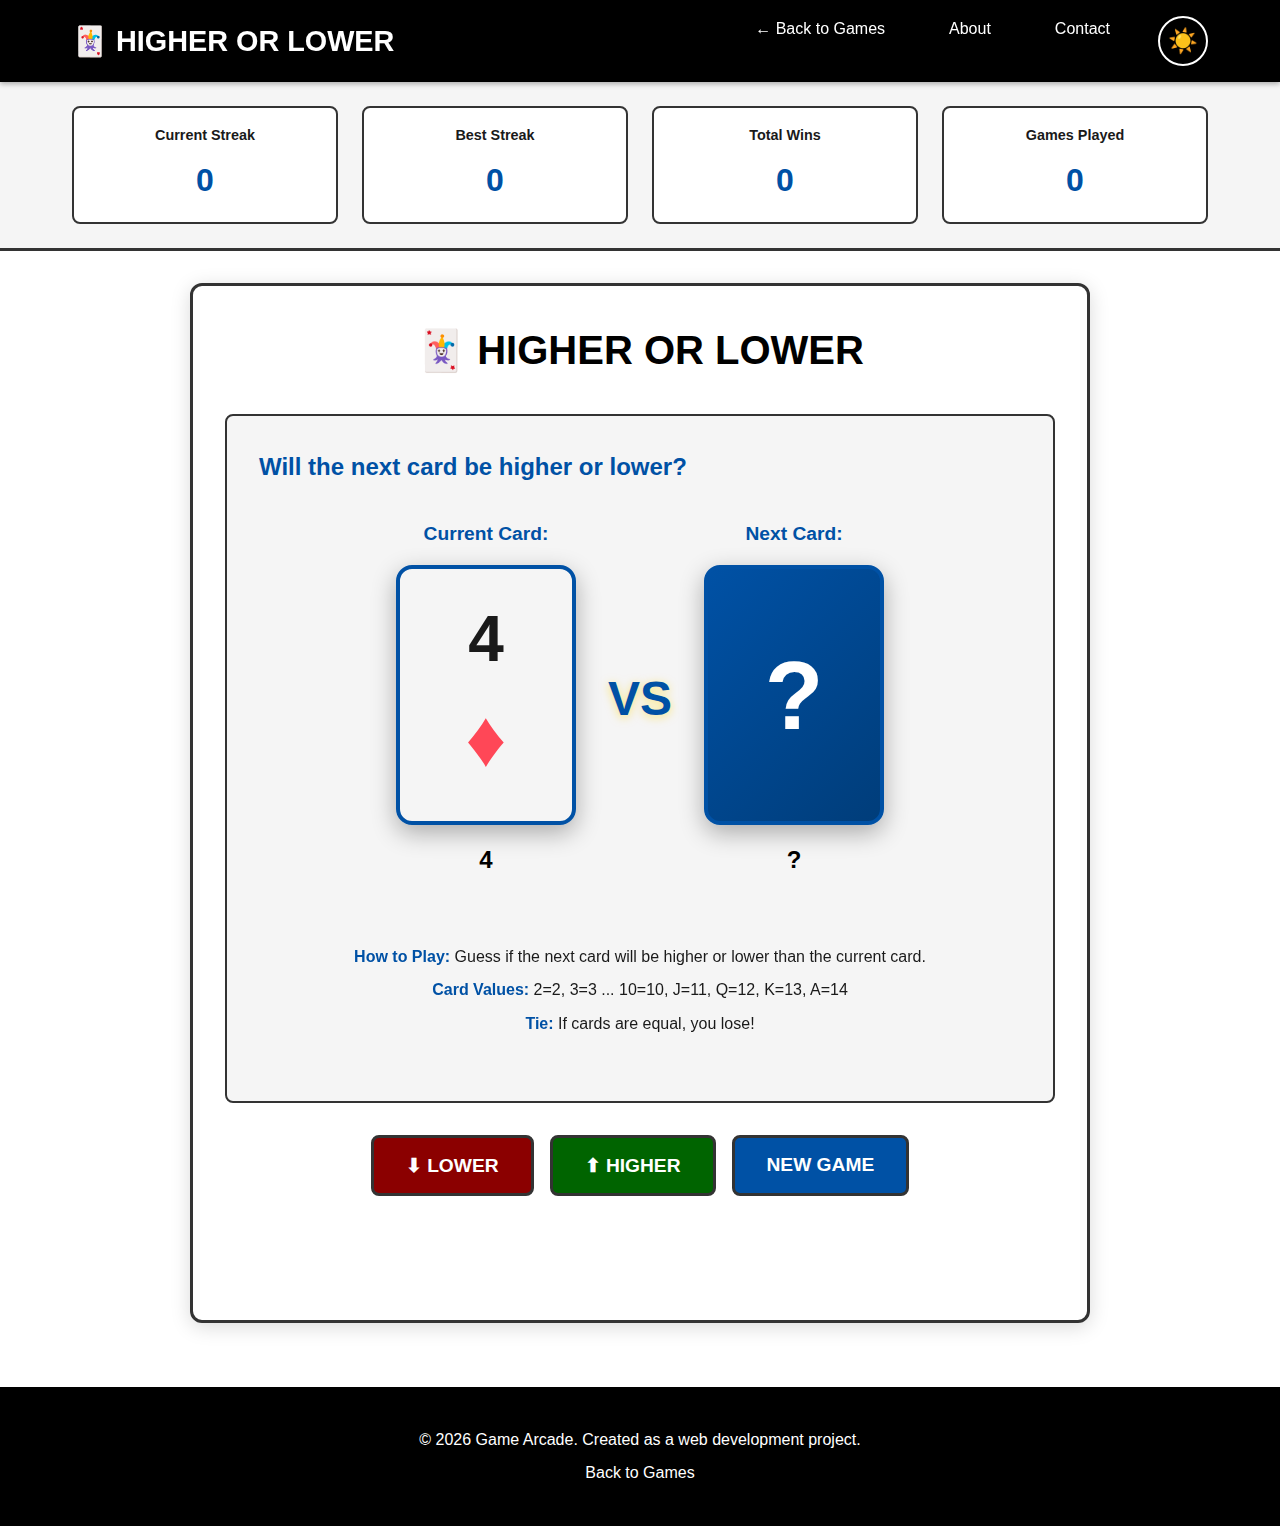
<file: games/higher-lower.html>
<!DOCTYPE html>
<html lang="en">
<head>
    <meta charset="UTF-8">
    <meta name="viewport" content="width=device-width, initial-scale=1.0">
    <title>Higher or Lower - Game Arcade</title>
    <link rel="stylesheet" href="../style.css">
</head>
<body>
    <!-- Navigation Bar -->
    <nav class="navbar">
        <div class="nav-container">
            <h1 class="logo">🃏 HIGHER OR LOWER</h1>
            <ul class="nav-menu">
                <li><a href="../index.html">← Back to Games</a></li>
                <li><a href="../about.html">About</a></li>
                <li><a href="../contact.html">Contact</a></li>
                <li><button id="theme-toggle" class="theme-toggle" aria-label="Toggle dark mode">☀️</button></li>
            </ul>
        </div>
    </nav>

    <!-- Score Tracker -->
    <div class="score-tracker">
        <div class="container">
            <div class="score-grid">
                <div class="score-item">
                    <span class="score-label">Current Streak</span>
                    <span id="current-streak" class="score-value">0</span>
                </div>
                <div class="score-item">
                    <span class="score-label">Best Streak</span>
                    <span id="best-streak" class="score-value">0</span>
                </div>
                <div class="score-item">
                    <span class="score-label">Total Wins</span>
                    <span id="wins-count" class="score-value">0</span>
                </div>
                <div class="score-item">
                    <span class="score-label">Games Played</span>
                    <span id="games-count" class="score-value">0</span>
                </div>
            </div>
        </div>
    </div>

    <!-- Game Container -->
    <div class="game-container">
        <h2 class="game-title">🃏 HIGHER OR LOWER</h2>
        
        <div class="game-area">
            <h3 class="hand-title">Will the next card be higher or lower?</h3>
            
            <!-- Cards Display -->
            <div class="cards-row">
                <div class="card-container">
                    <div class="card-label">Current Card:</div>
                    <div class="playing-card" id="current-card">
                        <div class="card-value">A</div>
                        <div class="card-suit">♠</div>
                    </div>
                    <div class="card-number" id="current-number">14</div>
                </div>
                
                <div class="vs-symbol">VS</div>
                
                <div class="card-container">
                    <div class="card-label">Next Card:</div>
                    <div class="playing-card face-down" id="next-card">
                        <div class="card-back">?</div>
                    </div>
                    <div class="card-number" id="next-number">?</div>
                </div>
            </div>

            <!-- Info Box -->
            <div class="info-box">
                <p><strong>How to Play:</strong> Guess if the next card will be higher or lower than the current card.</p>
                <p><strong>Card Values:</strong> 2=2, 3=3 ... 10=10, J=11, Q=12, K=13, A=14</p>
                <p><strong>Tie:</strong> If cards are equal, you lose!</p>
            </div>
        </div>

        <!-- Game Controls -->
        <div class="game-controls">
            <button id="lower-btn" class="game-button stand">⬇ LOWER</button>
            <button id="higher-btn" class="game-button hit">⬆ HIGHER</button>
            <button id="new-game-btn" class="game-button new-game">NEW GAME</button>
        </div>

        <!-- Game Message -->
        <div id="game-message" class="game-message"></div>
    </div>

    <!-- Footer -->
    <footer class="footer">
        <div class="container">
            <p>&copy; 2024 Game Arcade. Created as a web development project.</p>
            <p><a href="../index.html">Back to Games</a></p>
        </div>
    </footer>

    <style>
        .cards-row {
            display: flex;
            justify-content: center;
            align-items: center;
            gap: 2rem;
            margin: 2rem 0;
            flex-wrap: wrap;
        }

        .card-container {
            text-align: center;
        }

        .card-label {
            font-size: 1.2rem;
            font-weight: 600;
            color: var(--accent-color);
            margin-bottom: 1rem;
        }

        .playing-card {
            width: 180px;
            height: 260px;
            background: var(--card-bg);
            border: 4px solid var(--accent-color);
            border-radius: 16px;
            display: flex;
            flex-direction: column;
            align-items: center;
            justify-content: center;
            box-shadow: 0 8px 25px rgba(0, 0, 0, 0.3);
            transition: all 0.3s ease;
            position: relative;
        }

        .playing-card.face-down {
            background: linear-gradient(135deg, var(--accent-color), var(--accent-hover));
        }

        .card-value {
            font-size: 4rem;
            font-weight: 800;
            color: #1a1a1a;
        }

        .card-suit {
            font-size: 5rem;
            margin-top: -1rem;
        }

        .card-suit.red {
            color: #ff4757;
        }

        .card-back {
            font-size: 6rem;
            color: var(--primary-bg);
            font-weight: 800;
        }

        .card-number {
            margin-top: 1rem;
            font-size: 1.5rem;
            font-weight: 700;
            color: var(--primary-text);
        }

        .vs-symbol {
            font-size: 3rem;
            font-weight: 800;
            color: var(--accent-color);
            text-shadow: 0 2px 10px rgba(255, 215, 0, 0.5);
        }

        .playing-card.flip {
            animation: flipCard 0.6s ease;
        }

        @keyframes flipCard {
            0% { transform: rotateY(0deg); }
            50% { transform: rotateY(90deg); }
            100% { transform: rotateY(0deg); }
        }

        .info-box {
            background: var(--glass-bg);
            backdrop-filter: blur(5px);
            padding: 1.5rem;
            border-radius: 12px;
            margin-top: 2rem;
            text-align: center;
        }

        .info-box p {
            margin: 0.5rem 0;
            color: var(--secondary-text);
        }

        .info-box strong {
            color: var(--accent-color);
        }

        @media (max-width: 768px) {
            .playing-card {
                width: 140px;
                height: 200px;
            }
            
            .card-value {
                font-size: 3rem;
            }
            
            .card-suit {
                font-size: 3.5rem;
            }
            
            .vs-symbol {
                font-size: 2rem;
            }
        }
    </style>

    <script src="../script.js"></script>
    <script>
        const suits = ['♠', '♥', '♦', '♣'];
        const ranks = ['2', '3', '4', '5', '6', '7', '8', '9', '10', 'J', 'Q', 'K', 'A'];
        const values = { '2': 2, '3': 3, '4': 4, '5': 5, '6': 6, '7': 7, '8': 8, '9': 9, '10': 10, 'J': 11, 'Q': 12, 'K': 13, 'A': 14 };

        let currentStreak = 0;
        let bestStreak = parseInt(localStorage.getItem('higher_best_streak')) || 0;
        let totalWins = parseInt(localStorage.getItem('higher_wins')) || 0;
        let gamesPlayed = parseInt(localStorage.getItem('higher_plays')) || 0;
        
        let currentCard = null;
        let nextCard = null;
        let isRevealing = false;

        const currentCardEl = document.getElementById('current-card');
        const nextCardEl = document.getElementById('next-card');
        const higherBtn = document.getElementById('higher-btn');
        const lowerBtn = document.getElementById('lower-btn');
        const newGameBtn = document.getElementById('new-game-btn');
        const messageDiv = document.getElementById('game-message');

        updateDisplay();
        dealInitialCard();

        higherBtn.addEventListener('click', () => makeGuess('higher'));
        lowerBtn.addEventListener('click', () => makeGuess('lower'));
        newGameBtn.addEventListener('click', newGame);

        function dealInitialCard() {
            currentCard = getRandomCard();
            displayCard(currentCard, currentCardEl, 'current-number');
            nextCardEl.classList.add('face-down');
            nextCardEl.innerHTML = '<div class="card-back">?</div>';
            document.getElementById('next-number').textContent = '?';
        }

        function getRandomCard() {
            const rank = ranks[Math.floor(Math.random() * ranks.length)];
            const suit = suits[Math.floor(Math.random() * suits.length)];
            return { rank, suit, value: values[rank] };
        }

        function displayCard(card, element, numberId) {
            const isRed = card.suit === '♥' || card.suit === '♦';
            element.classList.remove('face-down');
            element.innerHTML = `
                <div class="card-value">${card.rank}</div>
                <div class="card-suit ${isRed ? 'red' : ''}">${card.suit}</div>
            `;
            document.getElementById(numberId).textContent = card.value;
        }

        function makeGuess(guess) {
            if (isRevealing) return;

            isRevealing = true;
            higherBtn.disabled = true;
            lowerBtn.disabled = true;

            // Generate next card
            nextCard = getRandomCard();
            
            // Reveal with animation
            nextCardEl.classList.add('flip');
            
            setTimeout(() => {
                displayCard(nextCard, nextCardEl, 'next-number');
                checkResult(guess);
            }, 300);

            setTimeout(() => {
                nextCardEl.classList.remove('flip');
            }, 600);
        }

        function checkResult(guess) {
            gamesPlayed++;
            localStorage.setItem('higher_plays', gamesPlayed);

            let won = false;
            let message = '';

            if (nextCard.value === currentCard.value) {
                message = `TIE! Both cards are ${nextCard.value}. You lose!`;
            } else if (guess === 'higher' && nextCard.value > currentCard.value) {
                won = true;
                message = `Correct! ${nextCard.value} is higher than ${currentCard.value}`;
            } else if (guess === 'lower' && nextCard.value < currentCard.value) {
                won = true;
                message = `Correct! ${nextCard.value} is lower than ${currentCard.value}`;
            } else {
                message = `Wrong! ${nextCard.value} is ${nextCard.value > currentCard.value ? 'higher' : 'lower'} than ${currentCard.value}`;
            }

            if (won) {
                currentStreak++;
                totalWins++;
                if (currentStreak > bestStreak) {
                    bestStreak = currentStreak;
                    localStorage.setItem('higher_best_streak', bestStreak);
                    message += ' 🔥 NEW RECORD!';
                }
                localStorage.setItem('higher_wins', totalWins);
                showMessage(message, 'win');
                
                // Continue: next card becomes current card
                setTimeout(() => {
                    currentCard = nextCard;
                    currentCardEl.innerHTML = nextCardEl.innerHTML;
                    document.getElementById('current-number').textContent = currentCard.value;
                    
                    nextCardEl.classList.add('face-down');
                    nextCardEl.innerHTML = '<div class="card-back">?</div>';
                    document.getElementById('next-number').textContent = '?';
                    
                    messageDiv.textContent = `Streak: ${currentStreak} 🔥 Keep going!`;
                    isRevealing = false;
                    higherBtn.disabled = false;
                    lowerBtn.disabled = false;
                }, 2000);
            } else {
                currentStreak = 0;
                showMessage(message, 'lose');
                isRevealing = false;
            }

            updateDisplay();
        }

        function newGame() {
            currentStreak = 0;
            isRevealing = false;
            higherBtn.disabled = false;
            lowerBtn.disabled = false;
            messageDiv.textContent = '';
            messageDiv.className = 'game-message';
            dealInitialCard();
            updateDisplay();
        }

        function showMessage(text, type) {
            messageDiv.textContent = text;
            messageDiv.className = `game-message ${type}`;
        }

        function updateDisplay() {
            document.getElementById('current-streak').textContent = currentStreak;
            document.getElementById('best-streak').textContent = bestStreak;
            document.getElementById('wins-count').textContent = totalWins;
            document.getElementById('games-count').textContent = gamesPlayed;
        }
    </script>
</body>
</html>
</file>
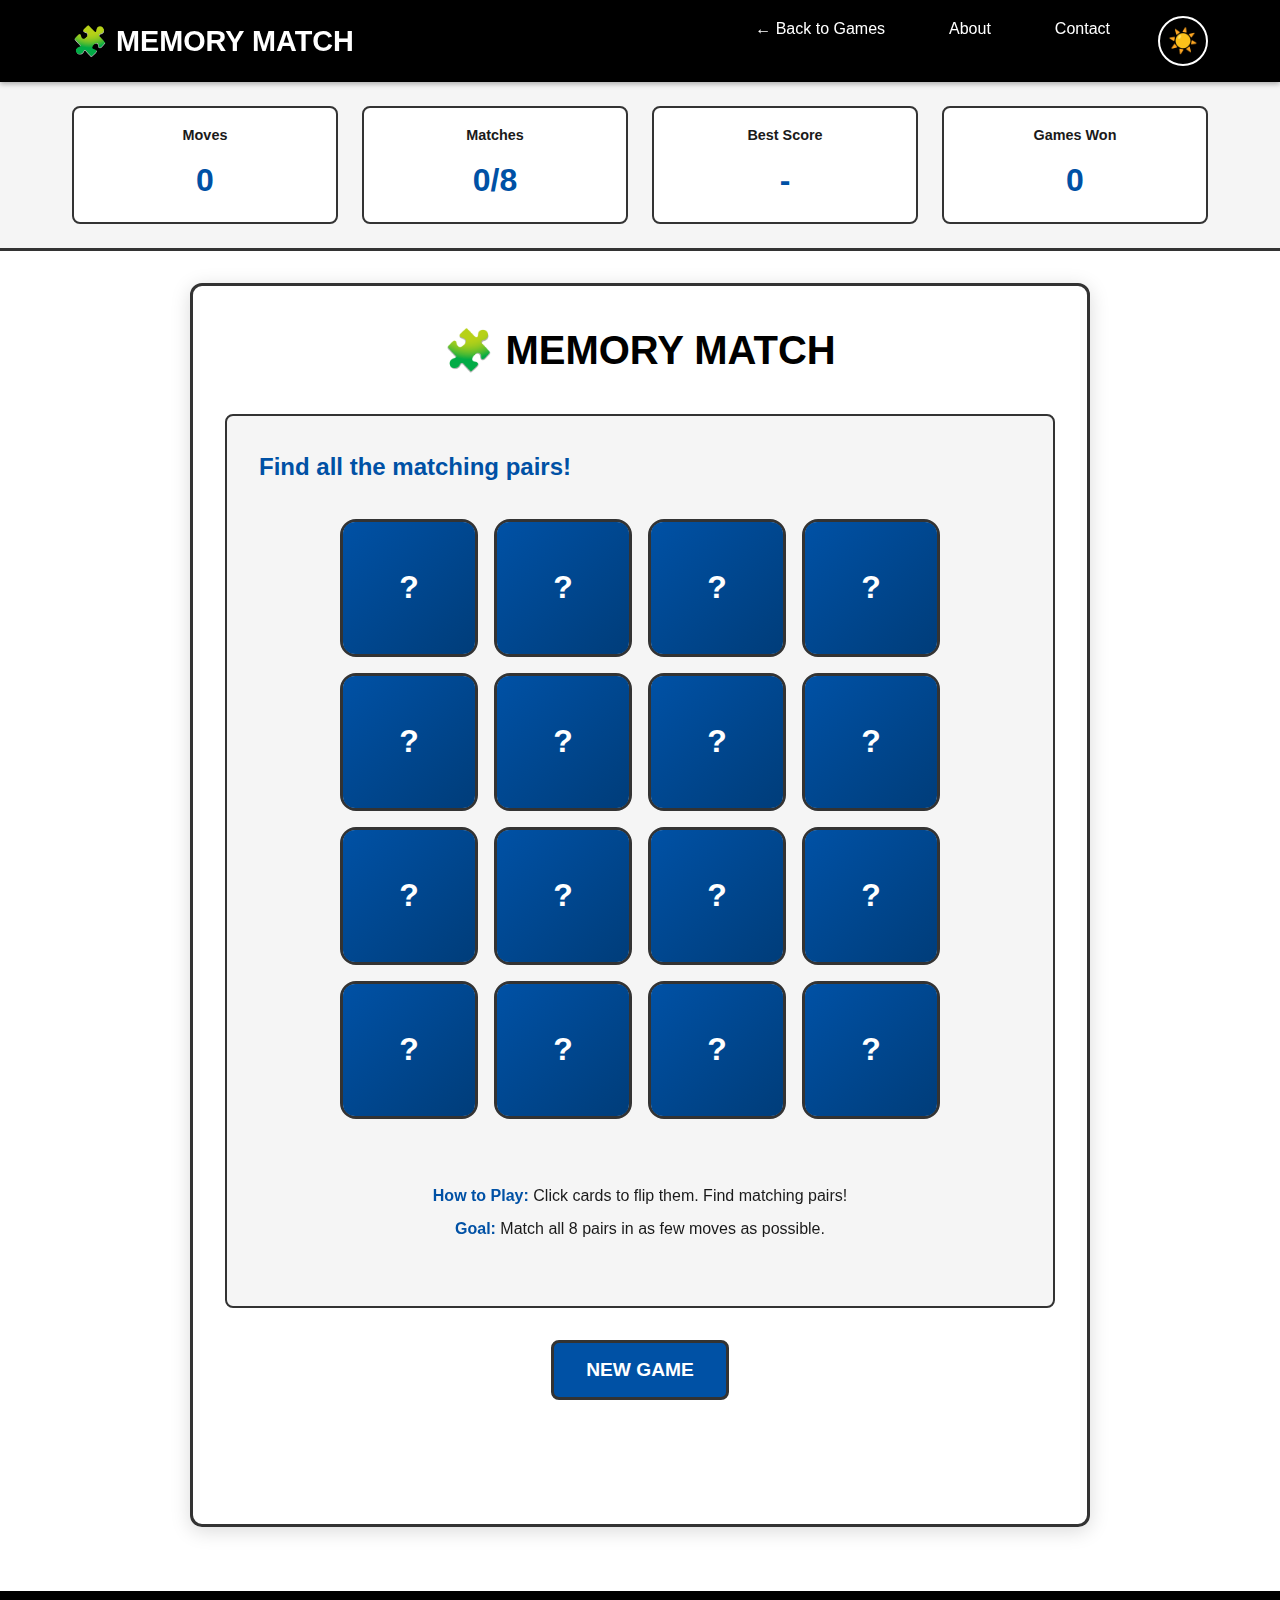
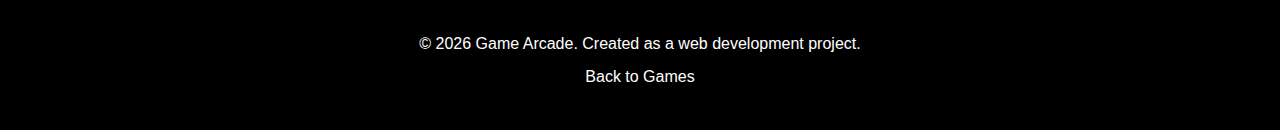
<file: games/memory.html>
<!DOCTYPE html>
<html lang="en">
<head>
    <meta charset="UTF-8">
    <meta name="viewport" content="width=device-width, initial-scale=1.0">
    <title>Memory Match - Game Arcade</title>
    <link rel="stylesheet" href="../style.css">
</head>
<body>
    <!-- Navigation Bar -->
    <nav class="navbar">
        <div class="nav-container">
            <h1 class="logo">🧩 MEMORY MATCH</h1>
            <ul class="nav-menu">
                <li><a href="../index.html">← Back to Games</a></li>
                <li><a href="../about.html">About</a></li>
                <li><a href="../contact.html">Contact</a></li>
                <li><button id="theme-toggle" class="theme-toggle" aria-label="Toggle dark mode">☀️</button></li>
            </ul>
        </div>
    </nav>

    <!-- Score Tracker -->
    <div class="score-tracker">
        <div class="container">
            <div class="score-grid">
                <div class="score-item">
                    <span class="score-label">Moves</span>
                    <span id="moves-count" class="score-value">0</span>
                </div>
                <div class="score-item">
                    <span class="score-label">Matches</span>
                    <span id="matches-count" class="score-value">0/8</span>
                </div>
                <div class="score-item">
                    <span class="score-label">Best Score</span>
                    <span id="best-score" class="score-value">-</span>
                </div>
                <div class="score-item">
                    <span class="score-label">Games Won</span>
                    <span id="games-won" class="score-value">0</span>
                </div>
            </div>
        </div>
    </div>

    <!-- Game Container -->
    <div class="game-container">
        <h2 class="game-title">🧩 MEMORY MATCH</h2>
        
        <div class="game-area">
            <h3 class="hand-title">Find all the matching pairs!</h3>
            
            <!-- Memory Grid -->
            <div class="memory-grid" id="memory-grid">
                <!-- Cards will be generated by JavaScript -->
            </div>

            <!-- Info -->
            <div class="info-box">
                <p><strong>How to Play:</strong> Click cards to flip them. Find matching pairs!</p>
                <p><strong>Goal:</strong> Match all 8 pairs in as few moves as possible.</p>
            </div>
        </div>

        <!-- Game Controls -->
        <div class="game-controls">
            <button id="new-game-btn" class="game-button new-game">NEW GAME</button>
        </div>

        <!-- Game Message -->
        <div id="game-message" class="game-message"></div>
    </div>

    <!-- Footer -->
    <footer class="footer">
        <div class="container">
            <p>&copy; 2024 Game Arcade. Created as a web development project.</p>
            <p><a href="../index.html">Back to Games</a></p>
        </div>
    </footer>

    <style>
        .memory-grid {
            display: grid;
            grid-template-columns: repeat(4, 1fr);
            gap: 1rem;
            max-width: 600px;
            margin: 2rem auto;
        }

        .memory-card {
            aspect-ratio: 1;
            background: var(--glass-bg);
            backdrop-filter: blur(10px);
            border: 3px solid var(--border-color);
            border-radius: 16px;
            display: flex;
            align-items: center;
            justify-content: center;
            font-size: 3rem;
            cursor: pointer;
            transition: all 0.3s ease;
            position: relative;
            transform-style: preserve-3d;
        }

        .memory-card:hover:not(.flipped):not(.matched) {
            transform: scale(1.05);
            border-color: var(--accent-color);
        }

        .memory-card.flipped {
            background: var(--secondary-bg);
            border-color: var(--accent-color);
        }

        .memory-card.matched {
            background: linear-gradient(135deg, rgba(0, 255, 136, 0.3), rgba(0, 230, 122, 0.3));
            border-color: var(--success);
            cursor: default;
            animation: matchPulse 0.5s ease;
        }

        @keyframes matchPulse {
            0%, 100% { transform: scale(1); }
            50% { transform: scale(1.1); }
        }

        .card-front, .card-back {
            width: 100%;
            height: 100%;
            display: flex;
            align-items: center;
            justify-content: center;
            border-radius: 12px;
            backface-visibility: hidden;
            position: absolute;
        }

        .card-back {
            background: linear-gradient(135deg, var(--accent-color), var(--accent-hover));
            color: var(--primary-bg);
            font-size: 2rem;
            font-weight: 800;
        }

        .card-front {
            transform: rotateY(180deg);
        }

        .memory-card:not(.flipped) .card-front {
            display: none;
        }

        .memory-card:not(.flipped) .card-back {
            display: flex;
        }

        .memory-card.flipped .card-back {
            display: none;
        }

        .memory-card.flipped .card-front {
            display: flex;
        }

        .info-box {
            background: var(--glass-bg);
            backdrop-filter: blur(5px);
            padding: 1.5rem;
            border-radius: 12px;
            margin-top: 2rem;
            text-align: center;
        }

        .info-box p {
            margin: 0.5rem 0;
            color: var(--secondary-text);
        }

        .info-box strong {
            color: var(--accent-color);
        }

        @media (max-width: 768px) {
            .memory-grid {
                grid-template-columns: repeat(4, 1fr);
                gap: 0.5rem;
                max-width: 100%;
            }
            
            .memory-card {
                font-size: 2rem;
            }
            
            .card-back {
                font-size: 1.5rem;
            }
        }
    </style>

    <script src="../script.js"></script>
    <script>
        const symbols = ['🎮', '🎲', '🎰', '🃏', '🎯', '🎪', '🎭', '🎨'];
        let cards = [];
        let flippedCards = [];
        let matchedPairs = 0;
        let moves = 0;
        let canFlip = true;

        let bestScore = parseInt(localStorage.getItem('memory_best_score')) || Infinity;
        let gamesWon = parseInt(localStorage.getItem('memory_wins')) || 0;
        let gamesPlayed = parseInt(localStorage.getItem('memory_plays')) || 0;

        const gridEl = document.getElementById('memory-grid');
        const newGameBtn = document.getElementById('new-game-btn');
        const messageDiv = document.getElementById('game-message');

        updateDisplay();
        initGame();

        newGameBtn.addEventListener('click', initGame);

        function initGame() {
            // Create pairs
            cards = [...symbols, ...symbols];
            
            // Shuffle
            for (let i = cards.length - 1; i > 0; i--) {
                const j = Math.floor(Math.random() * (i + 1));
                [cards[i], cards[j]] = [cards[j], cards[i]];
            }

            // Reset game state
            flippedCards = [];
            matchedPairs = 0;
            moves = 0;
            canFlip = true;

            // Clear message
            messageDiv.textContent = '';
            messageDiv.className = 'game-message';

            // Render cards
            gridEl.innerHTML = '';
            cards.forEach((symbol, index) => {
                const card = document.createElement('div');
                card.className = 'memory-card';
                card.dataset.index = index;
                card.dataset.symbol = symbol;
                card.innerHTML = `
                    <div class="card-back">?</div>
                    <div class="card-front">${symbol}</div>
                `;
                card.addEventListener('click', () => flipCard(card));
                gridEl.appendChild(card);
            });

            updateDisplay();
        }

        function flipCard(card) {
            if (!canFlip) return;
            if (card.classList.contains('flipped')) return;
            if (card.classList.contains('matched')) return;
            if (flippedCards.length >= 2) return;

            card.classList.add('flipped');
            flippedCards.push(card);

            if (flippedCards.length === 2) {
                moves++;
                updateDisplay();
                checkMatch();
            }
        }

        function checkMatch() {
            canFlip = false;
            const [card1, card2] = flippedCards;
            const symbol1 = card1.dataset.symbol;
            const symbol2 = card2.dataset.symbol;

            if (symbol1 === symbol2) {
                // Match!
                setTimeout(() => {
                    card1.classList.add('matched');
                    card2.classList.add('matched');
                    matchedPairs++;
                    updateDisplay();
                    flippedCards = [];
                    canFlip = true;

                    if (matchedPairs === 8) {
                        winGame();
                    }
                }, 500);
            } else {
                // No match
                setTimeout(() => {
                    card1.classList.remove('flipped');
                    card2.classList.remove('flipped');
                    flippedCards = [];
                    canFlip = true;
                }, 1000);
            }
        }

        function winGame() {
            gamesPlayed++;
            gamesWon++;
            localStorage.setItem('memory_plays', gamesPlayed);
            localStorage.setItem('memory_wins', gamesWon);

            let message = `🎉 You Won in ${moves} moves!`;
            
            if (bestScore === Infinity || moves < bestScore) {
                bestScore = moves;
                localStorage.setItem('memory_best_score', bestScore);
                message += ' 🏆 NEW RECORD!';
            }

            showMessage(message, 'win');
            updateDisplay();
        }

        function showMessage(text, type) {
            messageDiv.textContent = text;
            messageDiv.className = `game-message ${type}`;
        }

        function updateDisplay() {
            document.getElementById('moves-count').textContent = moves;
            document.getElementById('matches-count').textContent = `${matchedPairs}/8`;
            document.getElementById('best-score').textContent = bestScore === Infinity ? '-' : bestScore;
            document.getElementById('games-won').textContent = gamesWon;
        }
    </script>
</body>
</html>
</file>
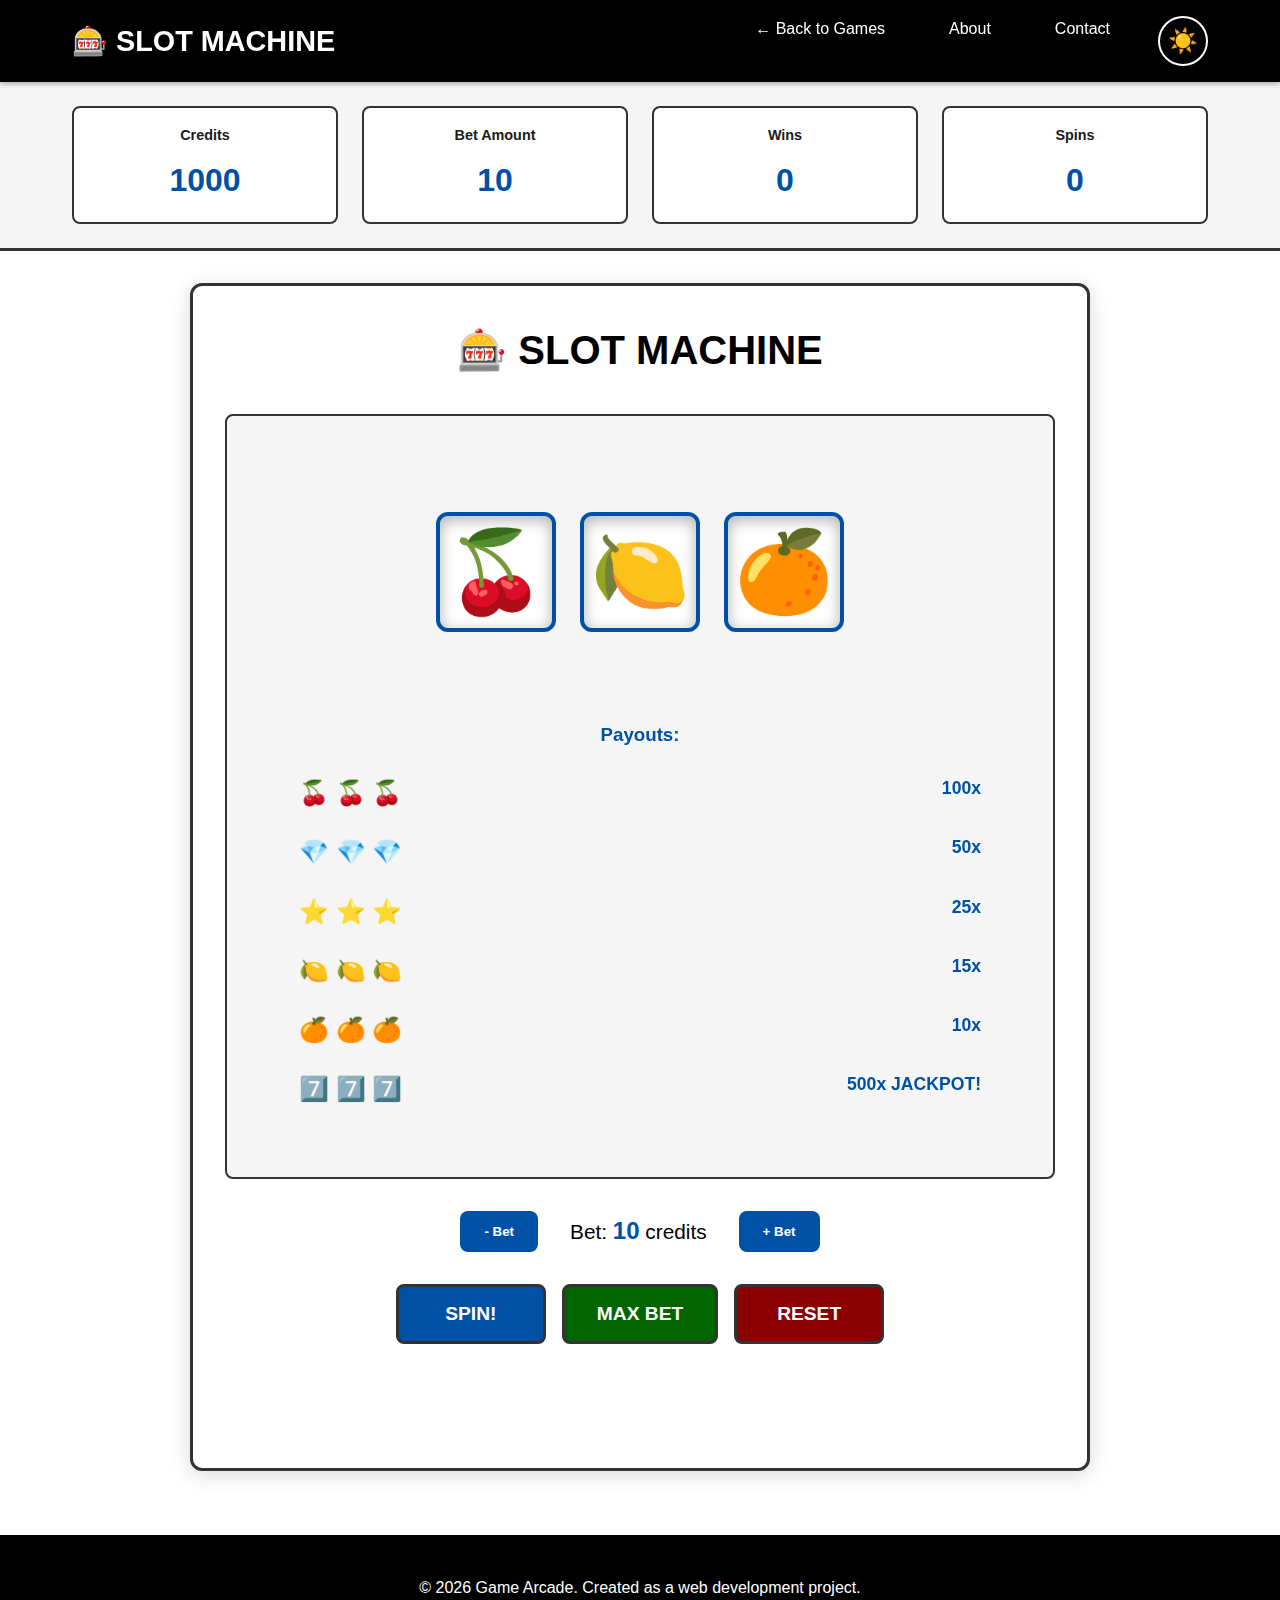
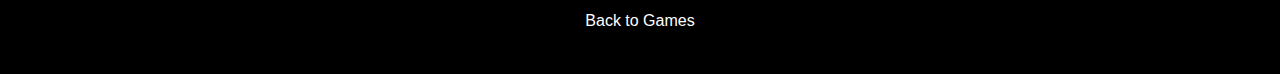
<file: games/slots.html>
<!DOCTYPE html>
<html lang="en">
<head>
    <meta charset="UTF-8">
    <meta name="viewport" content="width=device-width, initial-scale=1.0">
    <title>Slot Machine - Game Arcade</title>
    <link rel="stylesheet" href="../style.css">
</head>
<body>
    <!-- Navigation Bar -->
    <nav class="navbar">
        <div class="nav-container">
            <h1 class="logo">🎰 SLOT MACHINE</h1>
            <ul class="nav-menu">
                <li><a href="../index.html">← Back to Games</a></li>
                <li><a href="../about.html">About</a></li>
                <li><a href="../contact.html">Contact</a></li>
                <li><button id="theme-toggle" class="theme-toggle" aria-label="Toggle dark mode">☀️</button></li>
            </ul>
        </div>
    </nav>

    <!-- Score Tracker -->
    <div class="score-tracker">
        <div class="container">
            <div class="score-grid">
                <div class="score-item">
                    <span class="score-label">Credits</span>
                    <span id="credits" class="score-value">1000</span>
                </div>
                <div class="score-item">
                    <span class="score-label">Bet Amount</span>
                    <span id="bet-amount" class="score-value">10</span>
                </div>
                <div class="score-item">
                    <span class="score-label">Wins</span>
                    <span id="wins-count" class="score-value">0</span>
                </div>
                <div class="score-item">
                    <span class="score-label">Spins</span>
                    <span id="spins-count" class="score-value">0</span>
                </div>
            </div>
        </div>
    </div>

    <!-- Game Container -->
    <div class="game-container">
        <h2 class="game-title">🎰 SLOT MACHINE</h2>
        
        <div class="game-area">
            <!-- Slot Reels -->
            <div class="slot-machine">
                <div class="slot-reel" id="reel1">
                    <div class="slot-symbol">🍒</div>
                </div>
                <div class="slot-reel" id="reel2">
                    <div class="slot-symbol">🍋</div>
                </div>
                <div class="slot-reel" id="reel3">
                    <div class="slot-symbol">🍊</div>
                </div>
            </div>

            <!-- Payout Table -->
            <div class="payout-table">
                <h3>Payouts:</h3>
                <div class="payout-row">
                    <span>🍒 🍒 🍒</span>
                    <span>100x</span>
                </div>
                <div class="payout-row">
                    <span>💎 💎 💎</span>
                    <span>50x</span>
                </div>
                <div class="payout-row">
                    <span>⭐ ⭐ ⭐</span>
                    <span>25x</span>
                </div>
                <div class="payout-row">
                    <span>🍋 🍋 🍋</span>
                    <span>15x</span>
                </div>
                <div class="payout-row">
                    <span>🍊 🍊 🍊</span>
                    <span>10x</span>
                </div>
                <div class="payout-row">
                    <span>7️⃣ 7️⃣ 7️⃣</span>
                    <span>500x JACKPOT!</span>
                </div>
            </div>
        </div>

        <!-- Bet Controls -->
        <div class="bet-controls">
            <button id="decrease-bet" class="bet-button">- Bet</button>
            <span class="bet-display">Bet: <strong id="current-bet">10</strong> credits</span>
            <button id="increase-bet" class="bet-button">+ Bet</button>
        </div>

        <!-- Game Controls -->
        <div class="game-controls">
            <button id="spin-btn" class="game-button new-game">SPIN!</button>
            <button id="max-bet-btn" class="game-button hit">MAX BET</button>
            <button id="reset-credits-btn" class="game-button stand">RESET</button>
        </div>

        <!-- Game Message -->
        <div id="game-message" class="game-message"></div>
    </div>

    <!-- Footer -->
    <footer class="footer">
        <div class="container">
            <p>&copy; 2024 Game Arcade. Created as a web development project.</p>
            <p><a href="../index.html">Back to Games</a></p>
        </div>
    </footer>

    <style>
        .slot-machine {
            display: flex;
            justify-content: center;
            gap: 1.5rem;
            margin: 2rem 0;
            padding: 2rem;
            background: var(--secondary-bg);
            border-radius: 16px;
        }

        .slot-reel {
            width: 120px;
            height: 120px;
            background: var(--primary-bg);
            border: 4px solid var(--accent-color);
            border-radius: 12px;
            display: flex;
            align-items: center;
            justify-content: center;
            font-size: 5rem;
            box-shadow: inset 0 4px 15px rgba(0, 0, 0, 0.3);
            transition: all 0.3s ease;
        }

        .slot-reel.spinning {
            animation: spin 0.1s linear infinite;
        }

        @keyframes spin {
            0% { transform: translateY(0); }
            100% { transform: translateY(-20px); }
        }

        .payout-table {
            background: var(--glass-bg);
            backdrop-filter: blur(5px);
            padding: 1.5rem;
            border-radius: 12px;
            margin-top: 2rem;
        }

        .payout-table h3 {
            color: var(--accent-color);
            margin-bottom: 1rem;
            text-align: center;
        }

        .payout-row {
            display: flex;
            justify-content: space-between;
            padding: 0.5rem 1rem;
            margin: 0.3rem 0;
            background: var(--secondary-bg);
            border-radius: 8px;
            font-size: 1.1rem;
        }

        .payout-row span:first-child {
            font-size: 1.5rem;
        }

        .payout-row span:last-child {
            color: var(--accent-color);
            font-weight: 700;
        }

        .bet-controls {
            display: flex;
            justify-content: center;
            align-items: center;
            gap: 2rem;
            margin: 2rem 0;
        }

        .bet-button {
            padding: 0.8rem 1.5rem;
            background: var(--accent-color);
            color: var(--primary-bg);
            border: none;
            border-radius: 8px;
            font-weight: 700;
            cursor: pointer;
            transition: all 0.3s ease;
        }

        .bet-button:hover {
            background: var(--accent-hover);
            transform: scale(1.05);
        }

        .bet-display {
            font-size: 1.3rem;
            color: var(--primary-text);
        }

        .bet-display strong {
            color: var(--accent-color);
            font-size: 1.5rem;
        }

        @media (max-width: 768px) {
            .slot-machine {
                gap: 1rem;
            }
            
            .slot-reel {
                width: 90px;
                height: 90px;
                font-size: 3.5rem;
            }
            
            .payout-row {
                font-size: 0.9rem;
            }
            
            .payout-row span:first-child {
                font-size: 1.2rem;
            }
        }
    </style>

    <script src="../script.js"></script>
    <script>
        const symbols = ['🍒', '🍋', '🍊', '⭐', '💎', '7️⃣'];
        let credits = parseInt(localStorage.getItem('slots_credits')) || 1000;
        let betAmount = 10;
        let wins = parseInt(localStorage.getItem('slots_wins')) || 0;
        let spins = parseInt(localStorage.getItem('slots_plays')) || 0;
        let isSpinning = false;

        const reel1 = document.getElementById('reel1');
        const reel2 = document.getElementById('reel2');
        const reel3 = document.getElementById('reel3');
        const spinBtn = document.getElementById('spin-btn');
        const maxBetBtn = document.getElementById('max-bet-btn');
        const resetBtn = document.getElementById('reset-credits-btn');
        const messageDiv = document.getElementById('game-message');

        updateDisplay();

        document.getElementById('decrease-bet').addEventListener('click', () => {
            if (betAmount > 10) {
                betAmount -= 10;
                updateDisplay();
            }
        });

        document.getElementById('increase-bet').addEventListener('click', () => {
            if (betAmount < 100 && betAmount < credits) {
                betAmount += 10;
                updateDisplay();
            }
        });

        maxBetBtn.addEventListener('click', () => {
            betAmount = Math.min(100, credits);
            updateDisplay();
        });

        resetBtn.addEventListener('click', () => {
            if (confirm('Reset credits to 1000?')) {
                credits = 1000;
                localStorage.setItem('slots_credits', credits);
                updateDisplay();
            }
        });

        spinBtn.addEventListener('click', spin);

        function spin() {
            if (isSpinning) return;
            if (credits < betAmount) {
                showMessage('Not enough credits!', 'lose');
                return;
            }

            isSpinning = true;
            credits -= betAmount;
            spins++;
            localStorage.setItem('slots_plays', spins);
            
            spinBtn.disabled = true;
            messageDiv.textContent = '';
            messageDiv.className = 'game-message';

            // Animate reels
            reel1.classList.add('spinning');
            reel2.classList.add('spinning');
            reel3.classList.add('spinning');

            // Change symbols rapidly
            let spinCount = 0;
            const spinInterval = setInterval(() => {
                reel1.querySelector('.slot-symbol').textContent = symbols[Math.floor(Math.random() * symbols.length)];
                reel2.querySelector('.slot-symbol').textContent = symbols[Math.floor(Math.random() * symbols.length)];
                reel3.querySelector('.slot-symbol').textContent = symbols[Math.floor(Math.random() * symbols.length)];
                
                spinCount++;
                if (spinCount > 20) {
                    clearInterval(spinInterval);
                    stopReels();
                }
            }, 100);
        }

        function stopReels() {
            // Final result
            const result1 = symbols[Math.floor(Math.random() * symbols.length)];
            const result2 = symbols[Math.floor(Math.random() * symbols.length)];
            const result3 = symbols[Math.floor(Math.random() * symbols.length)];

            setTimeout(() => {
                reel1.classList.remove('spinning');
                reel1.querySelector('.slot-symbol').textContent = result1;
            }, 300);

            setTimeout(() => {
                reel2.classList.remove('spinning');
                reel2.querySelector('.slot-symbol').textContent = result2;
            }, 600);

            setTimeout(() => {
                reel3.classList.remove('spinning');
                reel3.querySelector('.slot-symbol').textContent = result3;
                checkWin(result1, result2, result3);
            }, 900);
        }

        function checkWin(s1, s2, s3) {
            let winAmount = 0;
            let message = '';

            if (s1 === s2 && s2 === s3) {
                // Three of a kind!
                if (s1 === '7️⃣') {
                    winAmount = betAmount * 500;
                    message = '🎰 JACKPOT! 7️⃣7️⃣7️⃣';
                } else if (s1 === '🍒') {
                    winAmount = betAmount * 100;
                    message = 'HUGE WIN! 🍒🍒🍒';
                } else if (s1 === '💎') {
                    winAmount = betAmount * 50;
                    message = 'BIG WIN! 💎💎💎';
                } else if (s1 === '⭐') {
                    winAmount = betAmount * 25;
                    message = 'NICE WIN! ⭐⭐⭐';
                } else if (s1 === '🍋') {
                    winAmount = betAmount * 15;
                    message = 'You WIN! 🍋🍋🍋';
                } else if (s1 === '🍊') {
                    winAmount = betAmount * 10;
                    message = 'You WIN! 🍊🍊🍊';
                }

                wins++;
                localStorage.setItem('slots_wins', wins);
            }

            if (winAmount > 0) {
                credits += winAmount;
                showMessage(`${message} +${winAmount} credits!`, 'win');
            } else {
                showMessage('Try again!', 'lose');
            }

            localStorage.setItem('slots_credits', credits);
            updateDisplay();
            isSpinning = false;
            spinBtn.disabled = false;
        }

        function showMessage(text, type) {
            messageDiv.textContent = text;
            messageDiv.className = `game-message ${type}`;
        }

        function updateDisplay() {
            document.getElementById('credits').textContent = credits;
            document.getElementById('bet-amount').textContent = betAmount;
            document.getElementById('current-bet').textContent = betAmount;
            document.getElementById('wins-count').textContent = wins;
            document.getElementById('spins-count').textContent = spins;
        }
    </script>
</body>
</html>
</file>
<file: style.css>
/* ========== WCAG AAA Compliant Color Palette ========== */
:root {
    --primary-bg: #ffffff;
    --secondary-bg: #f5f5f5;
    --accent-bg: #e8f4f8;
    --primary-text: #000000;
    --secondary-text: #1a1a1a;
    --accent-color: #0051a5;
    --accent-hover: #003d7a;
    --success: #006400;
    --danger: #8b0000;
    --warning: #cc6600;
    --border-color: #333333;
}

/* ========== Dark Mode Colors ========== */
body.dark-mode {
    --primary-bg: #1a1a1a;
    --secondary-bg: #2d2d2d;
    --accent-bg: #1e3a52;
    --primary-text: #ffffff;
    --secondary-text: #e0e0e0;
    --accent-color: #4da6ff;
    --accent-hover: #80c1ff;
    --success: #4caf50;
    --danger: #ff6b6b;
    --warning: #ffa726;
    --border-color: #555555;
}

/* ========== Reset & Base Styles ========== */
* {
    margin: 0;
    padding: 0;
    box-sizing: border-box;
}

body {
    font-family: 'Segoe UI', Tahoma, Geneva, Verdana, sans-serif;
    background-color: var(--primary-bg);
    color: var(--primary-text);
    line-height: 1.6;
    transition: background-color 0.3s ease, color 0.3s ease;
}

h1, h2, h3, h4, h5, h6 {
    margin-bottom: 1rem;
}

a {
    color: var(--accent-color);
    text-decoration: none;
    transition: color 0.3s ease;
}

a:hover {
    color: var(--accent-hover);
    text-decoration: underline;
}

/* ========== Navigation Bar ========== */
.navbar {
    background-color: var(--primary-text);
    color: var(--primary-bg);
    padding: 1rem 0;
    box-shadow: 0 2px 5px rgba(0,0,0,0.3);
    position: sticky;
    top: 0;
    z-index: 1000;
}

.nav-container {
    max-width: 1200px;
    margin: 0 auto;
    padding: 0 2rem;
    display: flex;
    justify-content: space-between;
    align-items: center;
}

.logo {
    font-size: 1.8rem;
    font-weight: bold;
    color: var(--primary-bg);
    margin: 0;
}

.nav-menu {
    display: flex;
    list-style: none;
    gap: 2rem;
}

.nav-menu a {
    color: var(--primary-bg);
    font-weight: 500;
    padding: 0.5rem 1rem;
    border-radius: 4px;
    transition: background-color 0.3s ease;
}

.nav-menu a:hover,
.nav-menu a.active {
    background-color: var(--accent-color);
    text-decoration: none;
}

/* ========== Theme Toggle Button ========== */
.theme-toggle {
    background: none;
    border: 2px solid var(--primary-bg);
    color: var(--primary-bg);
    font-size: 1.5rem;
    cursor: pointer;
    padding: 0.5rem 1rem;
    border-radius: 50%;
    transition: all 0.3s ease;
    width: 50px;
    height: 50px;
    display: flex;
    align-items: center;
    justify-content: center;
}

.theme-toggle:hover {
    background-color: var(--accent-color);
    transform: rotate(20deg) scale(1.1);
}

/* ========== Score Tracker ========== */
.score-tracker {
    background-color: var(--secondary-bg);
    border-bottom: 3px solid var(--border-color);
    padding: 1.5rem 0;
    transition: background-color 0.3s ease;
}

.score-grid {
    display: grid;
    grid-template-columns: repeat(auto-fit, minmax(150px, 1fr));
    gap: 1.5rem;
    align-items: center;
}

.score-item {
    text-align: center;
    padding: 1rem;
    background-color: var(--primary-bg);
    border-radius: 8px;
    border: 2px solid var(--border-color);
    transition: all 0.3s ease;
}

.score-item:hover {
    transform: translateY(-2px);
    box-shadow: 0 4px 12px rgba(0,0,0,0.2);
}

.score-label {
    display: block;
    font-size: 0.9rem;
    color: var(--secondary-text);
    margin-bottom: 0.5rem;
    font-weight: 600;
}

.score-value {
    display: block;
    font-size: 2rem;
    font-weight: bold;
    color: var(--accent-color);
}

.reset-button {
    padding: 0.7rem 1.5rem;
    font-size: 0.9rem;
    font-weight: bold;
    background-color: var(--danger);
    color: var(--primary-bg);
    border: 2px solid var(--danger);
    border-radius: 6px;
    cursor: pointer;
    transition: all 0.3s ease;
}

.reset-button:hover {
    background-color: #660000;
    transform: scale(1.05);
}

/* ========== Hero Section ========== */
.hero {
    background: linear-gradient(135deg, var(--accent-color) 0%, var(--accent-hover) 100%);
    color: var(--primary-bg);
    padding: 6rem 2rem;
    text-align: center;
    transition: background 0.3s ease;
}

.hero-content {
    max-width: 800px;
    margin: 0 auto;
}

.hero-title {
    font-size: 3rem;
    margin-bottom: 1rem;
    font-weight: 700;
}

.hero-subtitle {
    font-size: 1.5rem;
    margin-bottom: 1.5rem;
    font-weight: 300;
}

.hero-description {
    font-size: 1.1rem;
    margin-bottom: 2rem;
    line-height: 1.8;
}

/* ========== Buttons ========== */
.cta-button,
.secondary-button {
    display: inline-block;
    padding: 1rem 2.5rem;
    font-size: 1.2rem;
    font-weight: bold;
    border-radius: 8px;
    transition: all 0.3s ease;
    cursor: pointer;
    border: 3px solid transparent;
}

.cta-button {
    background-color: var(--primary-bg);
    color: var(--accent-color);
    border-color: var(--primary-bg);
}

.cta-button:hover {
    background-color: var(--accent-color);
    color: var(--primary-bg);
    transform: translateY(-3px);
    box-shadow: 0 5px 15px rgba(0,0,0,0.3);
    text-decoration: none;
}

.secondary-button {
    background-color: var(--accent-color);
    color: var(--primary-bg);
    border-color: var(--accent-color);
}

.secondary-button:hover {
    background-color: var(--accent-hover);
    border-color: var(--accent-hover);
    transform: translateY(-3px);
    box-shadow: 0 5px 15px rgba(0,0,0,0.3);
    text-decoration: none;
}

/* ========== Container & Sections ========== */
.container {
    max-width: 1200px;
    margin: 0 auto;
    padding: 0 2rem;
}

section {
    padding: 4rem 0;
}

.section-title {
    text-align: center;
    font-size: 2.5rem;
    margin-bottom: 3rem;
    color: var(--primary-text);
}

/* ========== Features Grid ========== */
.features {
    background-color: var(--secondary-bg);
}

.feature-grid {
    display: grid;
    grid-template-columns: repeat(auto-fit, minmax(250px, 1fr));
    gap: 2rem;
}

.feature-card {
    background-color: var(--primary-bg);
    padding: 2rem;
    border-radius: 8px;
    text-align: center;
    box-shadow: 0 2px 10px rgba(0,0,0,0.1);
    transition: transform 0.3s ease, box-shadow 0.3s ease, background-color 0.3s ease;
    border: 2px solid var(--border-color);
}

.feature-card:hover {
    transform: translateY(-5px);
    box-shadow: 0 5px 20px rgba(0,0,0,0.2);
}

.feature-icon {
    font-size: 3rem;
    margin-bottom: 1rem;
}

.feature-card h3 {
    font-size: 1.5rem;
    margin-bottom: 1rem;
    color: var(--primary-text);
}

.feature-card p {
    color: var(--secondary-text);
    line-height: 1.6;
}

/* ========== How to Play Section ========== */
.how-to-play {
    background-color: var(--accent-bg);
}

.instructions-list {
    max-width: 800px;
    margin: 0 auto 2rem;
    padding-left: 2rem;
}

.instructions-list li {
    margin-bottom: 1.5rem;
    font-size: 1.1rem;
    line-height: 1.8;
    color: var(--secondary-text);
}

.instructions-list strong {
    color: var(--accent-color);
    font-weight: 700;
}

.play-button-container {
    text-align: center;
    margin-top: 2rem;
}

/* ========== Stats Table ========== */
.stats {
    background-color: var(--secondary-bg);
}

.stats-table {
    width: 100%;
    max-width: 800px;
    margin: 0 auto;
    border-collapse: collapse;
    box-shadow: 0 2px 10px rgba(0,0,0,0.1);
    background-color: var(--primary-bg);
}

.stats-table th,
.stats-table td {
    padding: 1.2rem;
    text-align: left;
    border: 2px solid var(--border-color);
}

.stats-table th {
    background-color: var(--accent-color);
    color: var(--primary-bg);
    font-weight: 700;
    font-size: 1.1rem;
}

.stats-table tr:nth-child(even) {
    background-color: var(--secondary-bg);
}

.stats-table td {
    font-size: 1rem;
    color: var(--secondary-text);
}

/* ========== Footer ========== */
.footer {
    background-color: var(--primary-text);
    color: var(--primary-bg);
    text-align: center;
    padding: 2rem;
    margin-top: 4rem;
}

.footer p {
    margin: 0.5rem 0;
}

.footer a {
    color: var(--primary-bg);
    margin: 0 0.5rem;
}

.footer a:hover {
    color: #b3d9ff;
}

/* ========== Game Page Specific Styles ========== */
.game-container {
    max-width: 900px;
    margin: 2rem auto;
    padding: 2rem;
    background-color: var(--primary-bg);
    border-radius: 12px;
    box-shadow: 0 4px 20px rgba(0,0,0,0.15);
    border: 3px solid var(--border-color);
    transition: background-color 0.3s ease, border-color 0.3s ease;
}

.game-title {
    text-align: center;
    font-size: 2.5rem;
    color: var(--primary-text);
    margin-bottom: 2rem;
}

.game-area {
    background-color: var(--secondary-bg);
    padding: 2rem;
    border-radius: 8px;
    margin-bottom: 2rem;
    border: 2px solid var(--border-color);
    transition: background-color 0.3s ease, border-color 0.3s ease;
}

.hand-section {
    margin-bottom: 2rem;
}

.hand-title {
    font-size: 1.5rem;
    margin-bottom: 1rem;
    color: var(--accent-color);
    font-weight: 700;
}

.cards-display {
    font-size: 2.5rem;
    font-family: 'Courier New', monospace;
    margin: 1rem 0;
    min-height: 60px;
    color: var(--primary-text);
}

.total-display {
    font-size: 1.3rem;
    font-weight: bold;
    color: var(--secondary-text);
}

.game-controls {
    display: flex;
    justify-content: center;
    gap: 1rem;
    flex-wrap: wrap;
}

.game-button {
    padding: 1rem 2rem;
    font-size: 1.2rem;
    font-weight: bold;
    border: 3px solid var(--border-color);
    border-radius: 8px;
    cursor: pointer;
    transition: all 0.3s ease;
    min-width: 150px;
}

.game-button.hit {
    background-color: var(--success);
    color: var(--primary-bg);
}

.game-button.hit:hover {
    background-color: #004d00;
    transform: translateY(-2px);
}

.game-button.stand {
    background-color: var(--danger);
    color: var(--primary-bg);
}

.game-button.stand:hover {
    background-color: #660000;
    transform: translateY(-2px);
}

.game-button.new-game {
    background-color: var(--accent-color);
    color: var(--primary-bg);
}

.game-button.new-game:hover {
    background-color: var(--accent-hover);
    transform: translateY(-2px);
}

.game-button:disabled {
    opacity: 0.5;
    cursor: not-allowed;
}

.game-message {
    text-align: center;
    font-size: 1.8rem;
    font-weight: bold;
    margin-top: 2rem;
    padding: 1rem;
    border-radius: 8px;
    min-height: 60px;
}

.game-message.win {
    background-color: #d4edda;
    color: var(--success);
    border: 3px solid var(--success);
}

.game-message.lose {
    background-color: #f8d7da;
    color: var(--danger);
    border: 3px solid var(--danger);
}

.game-message.tie {
    background-color: #fff3cd;
    color: var(--warning);
    border: 3px solid var(--warning);
}

/* ========== About Page ========== */
.about-section {
    max-width: 900px;
    margin: 0 auto;
    padding: 2rem;
}

.about-content {
    background-color: var(--secondary-bg);
    padding: 2rem;
    border-radius: 8px;
    margin-bottom: 2rem;
    border: 2px solid var(--border-color);
}

.about-content h3 {
    color: var(--accent-color);
    margin-top: 2rem;
    margin-bottom: 1rem;
}

.about-content p {
    margin-bottom: 1rem;
    line-height: 1.8;
    color: var(--secondary-text);
}

.about-content ul {
    margin-left: 2rem;
    margin-bottom: 1rem;
}

.about-content li {
    margin-bottom: 0.5rem;
    color: var(--secondary-text);
}

/* ========== Contact Page ========== */
.contact-section {
    max-width: 700px;
    margin: 0 auto;
    padding: 2rem;
}

.contact-form {
    background-color: var(--secondary-bg);
    padding: 2rem;
    border-radius: 8px;
    border: 2px solid var(--border-color);
}

.form-group {
    margin-bottom: 1.5rem;
}

.form-group label {
    display: block;
    margin-bottom: 0.5rem;
    font-weight: 600;
    color: var(--primary-text);
}

.form-group input,
.form-group textarea {
    width: 100%;
    padding: 0.8rem;
    border: 2px solid var(--border-color);
    border-radius: 4px;
    font-size: 1rem;
    font-family: inherit;
    background-color: var(--primary-bg);
    color: var(--primary-text);
}

.form-group input:focus,
.form-group textarea:focus {
    outline: none;
    border-color: var(--accent-color);
    box-shadow: 0 0 0 3px rgba(0, 81, 165, 0.1);
}

.form-group textarea {
    resize: vertical;
    min-height: 150px;
}

.submit-button {
    width: 100%;
    padding: 1rem;
    font-size: 1.2rem;
    font-weight: bold;
    background-color: var(--accent-color);
    color: var(--primary-bg);
    border: 3px solid var(--accent-color);
    border-radius: 8px;
    cursor: pointer;
    transition: all 0.3s ease;
}

.submit-button:hover {
    background-color: var(--accent-hover);
    border-color: var(--accent-hover);
    transform: translateY(-2px);
}

/* ========== Responsive Design ========== */
@media (max-width: 768px) {
    .nav-container {
        flex-direction: column;
        gap: 1rem;
    }
    
    .nav-menu {
        flex-direction: column;
        gap: 0.5rem;
        text-align: center;
    }
    
    .hero-title {
        font-size: 2rem;
    }
    
    .hero-subtitle {
        font-size: 1.2rem;
    }
    
    .section-title {
        font-size: 2rem;
    }
    
    .feature-grid {
        grid-template-columns: 1fr;
    }
    
    .game-controls {
        flex-direction: column;
    }
    
    .game-button {
        width: 100%;
    }
    
    .cards-display {
        font-size: 1.8rem;
    }
}
</file>
